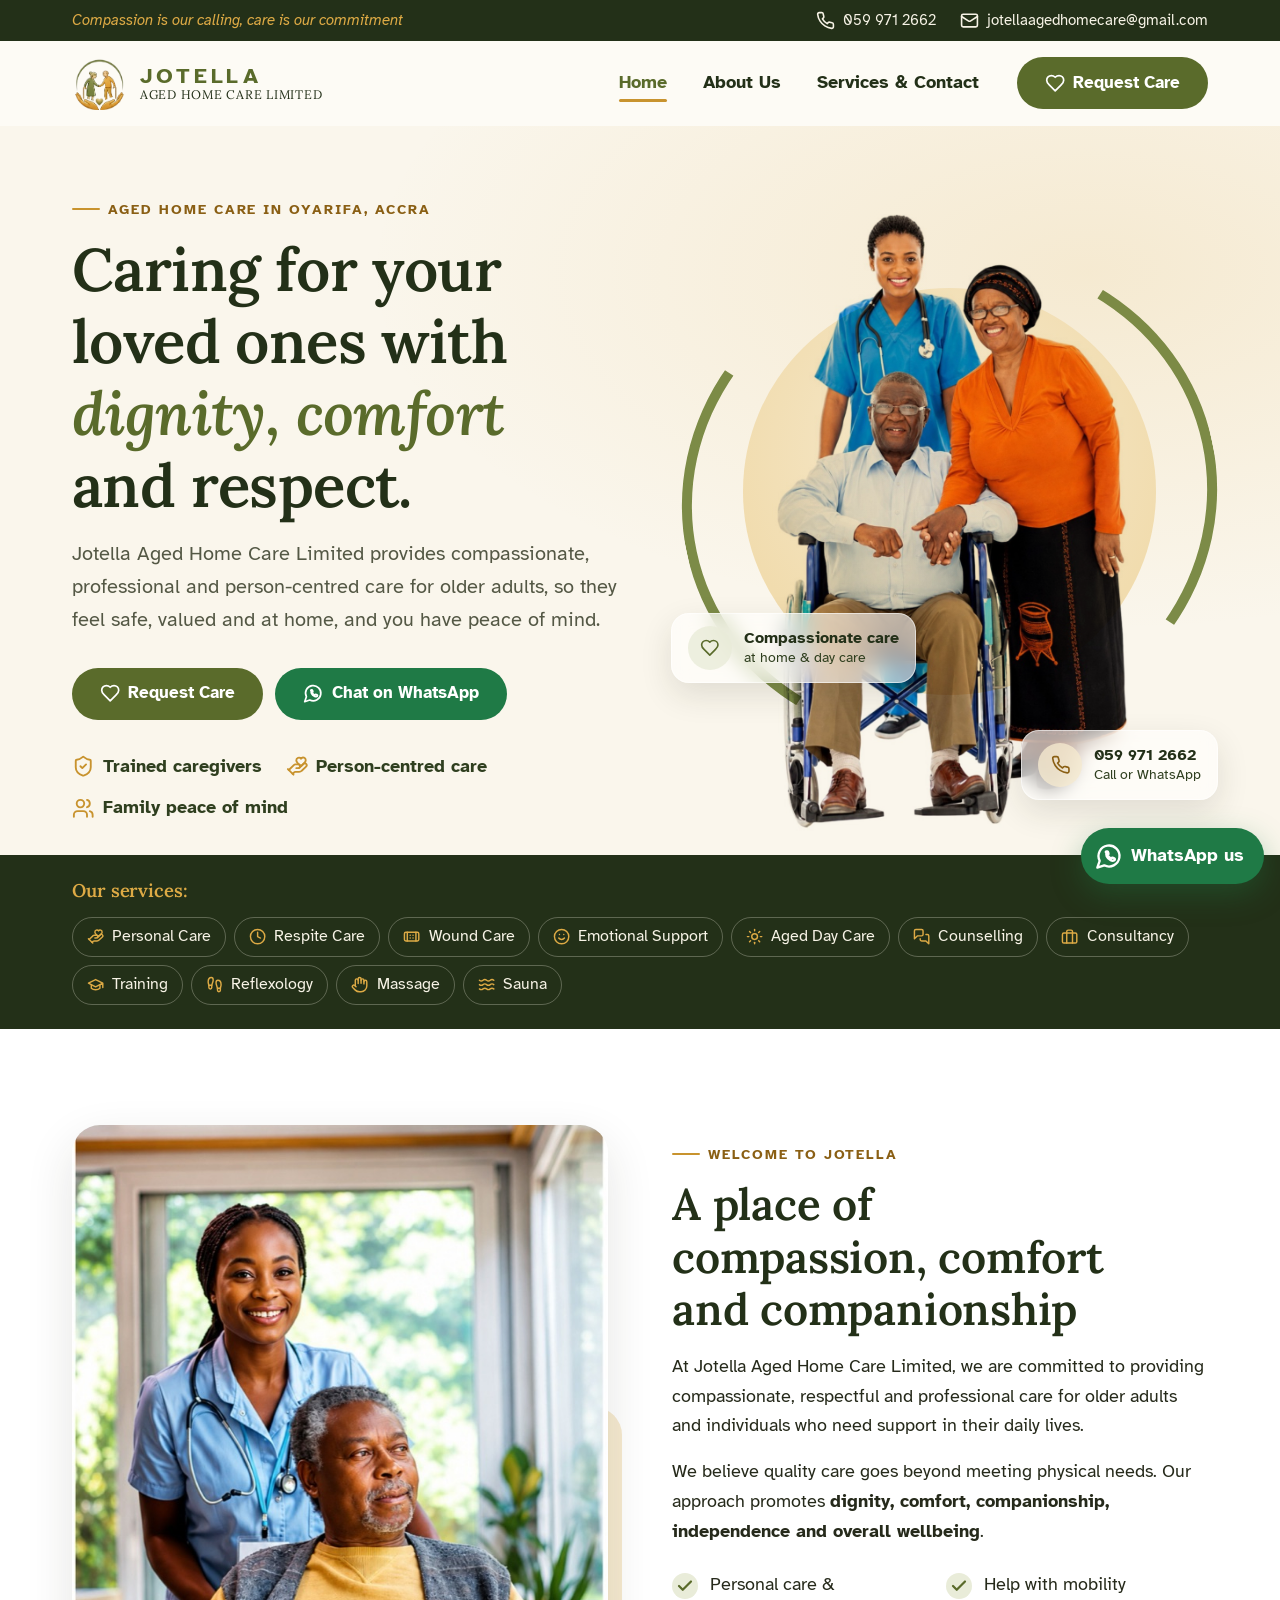
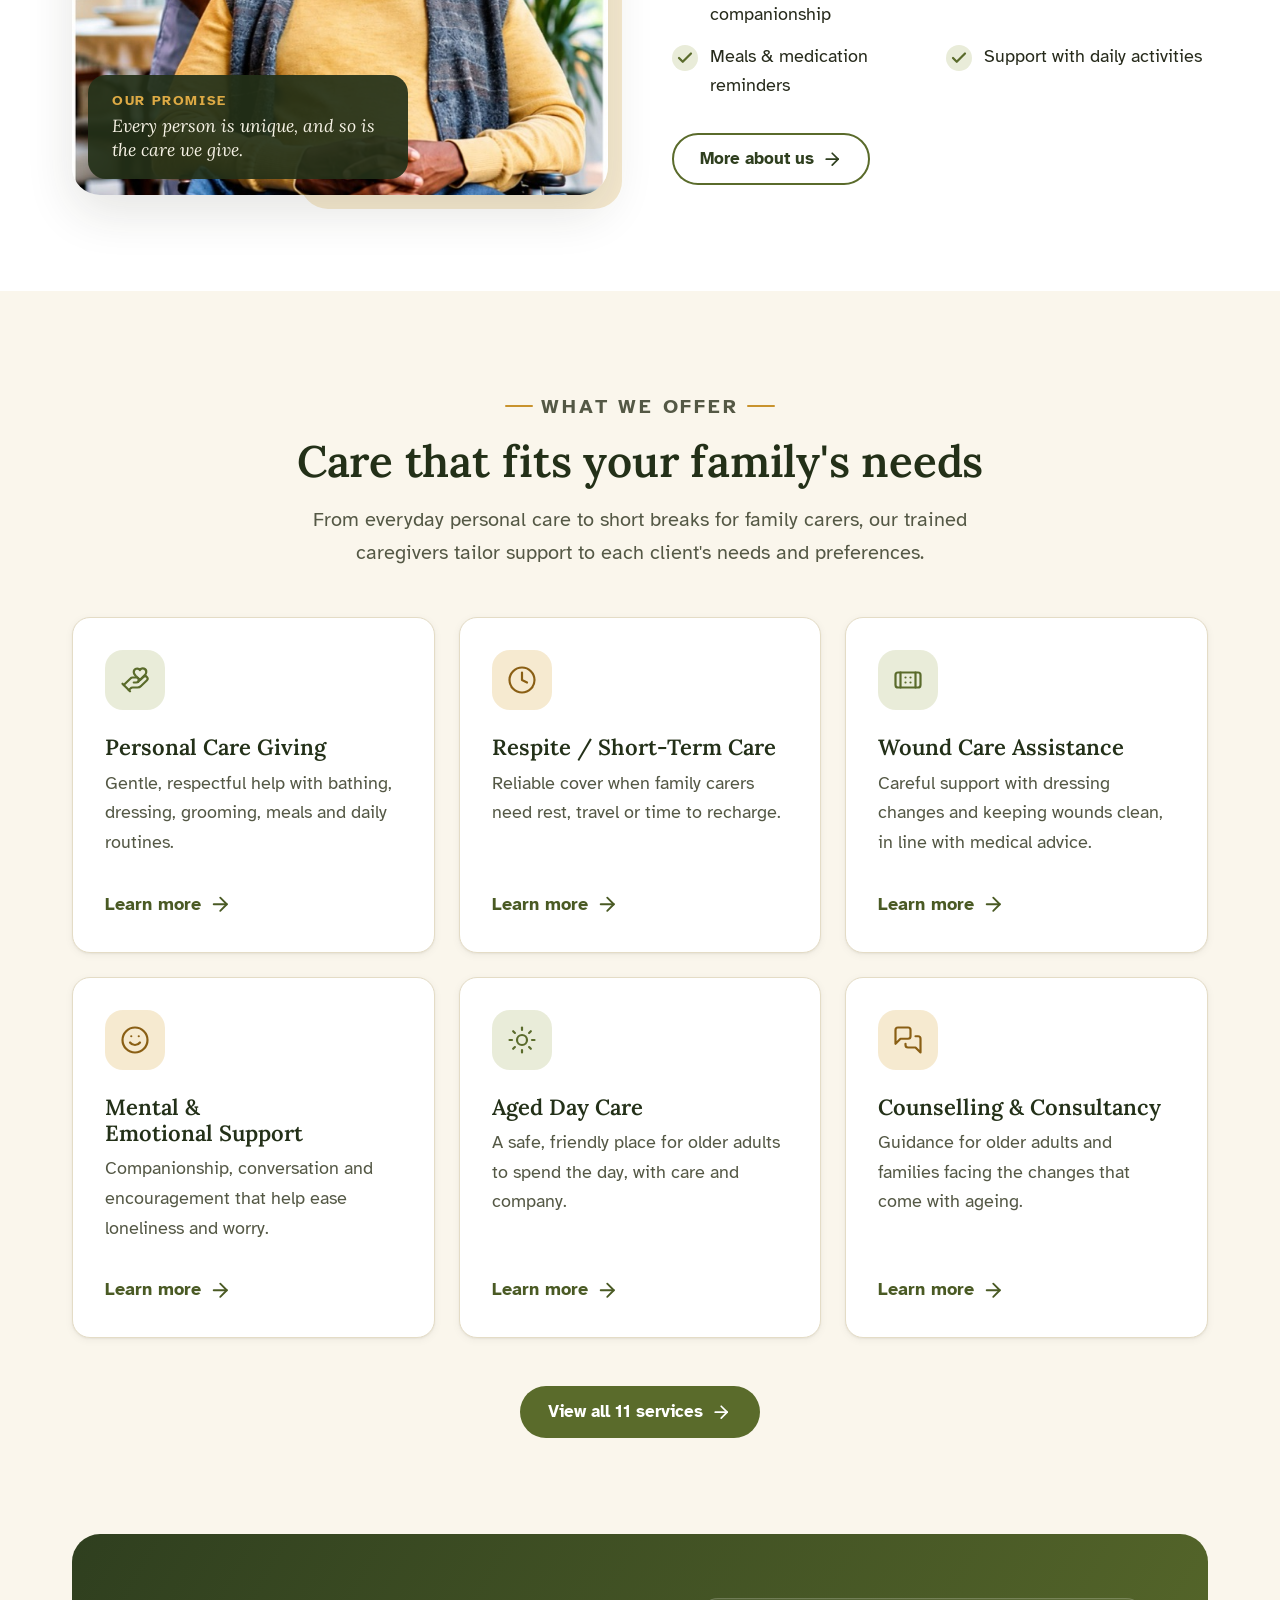
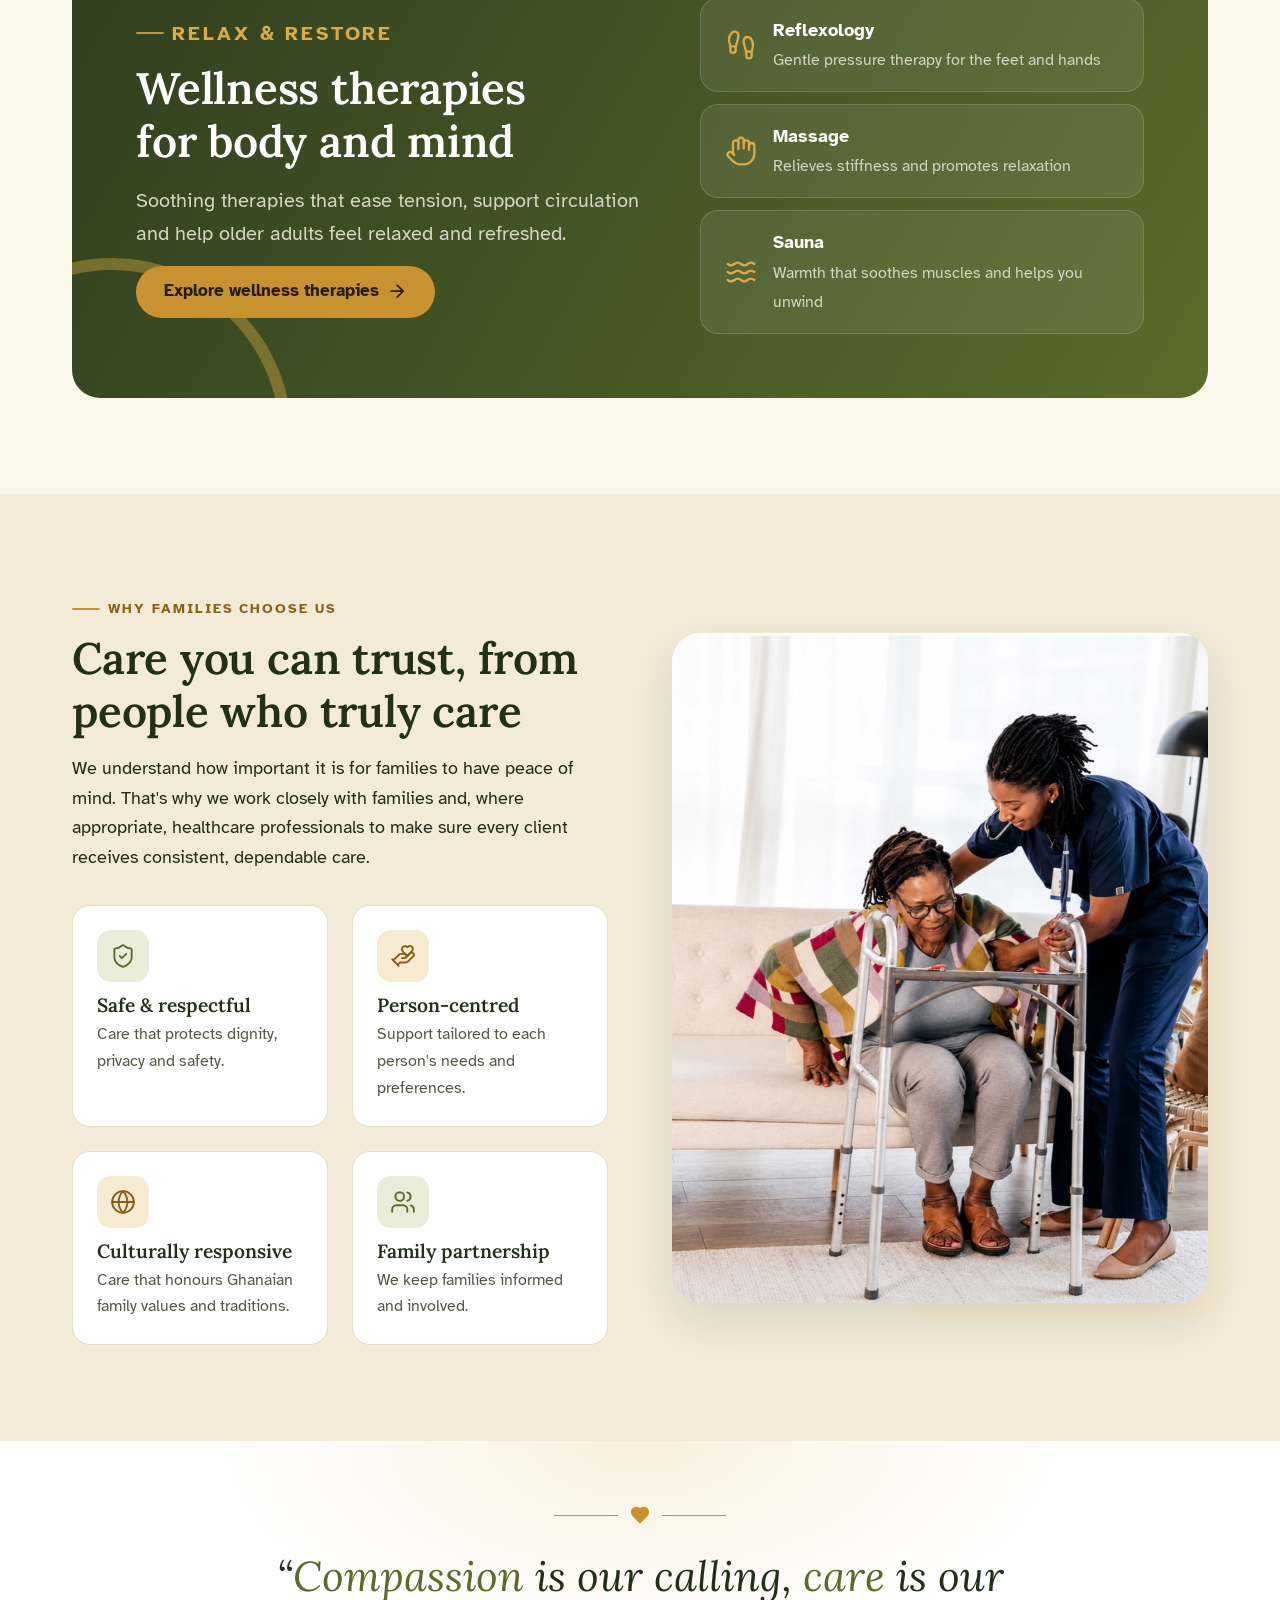
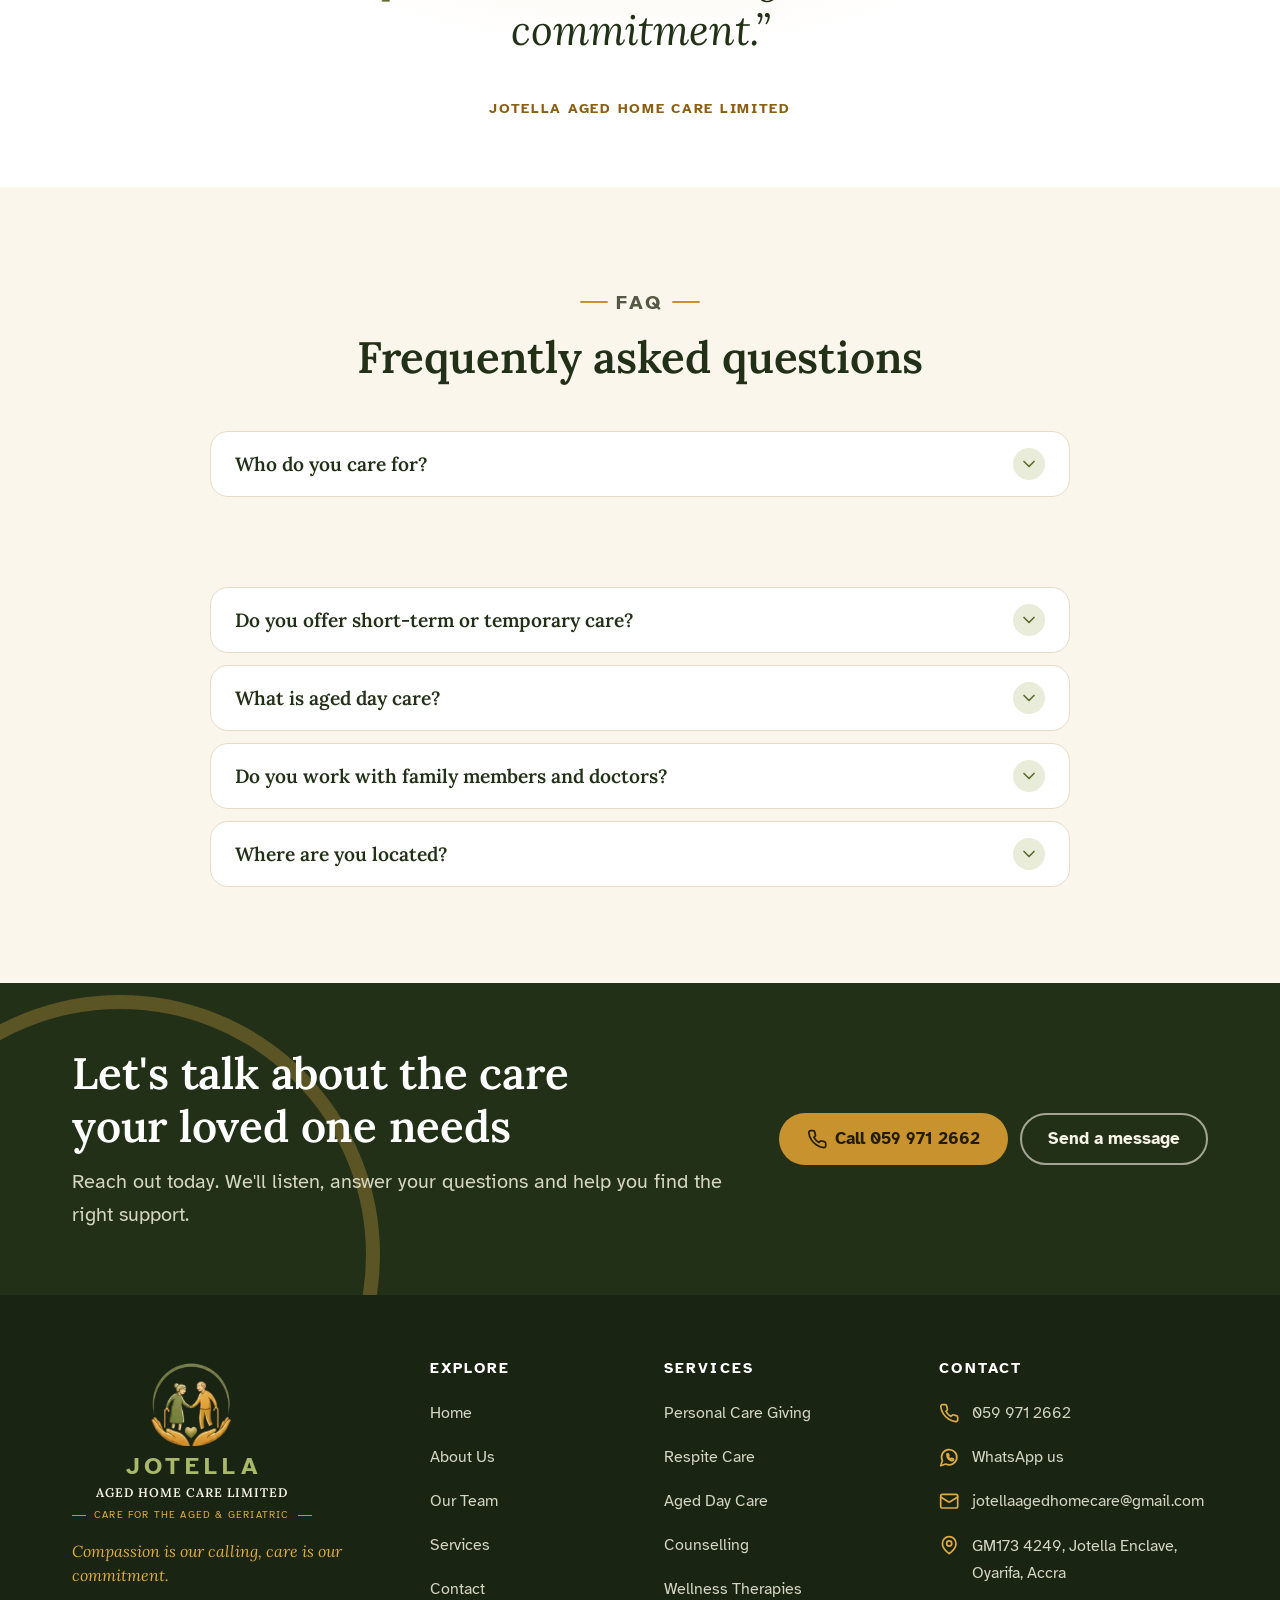
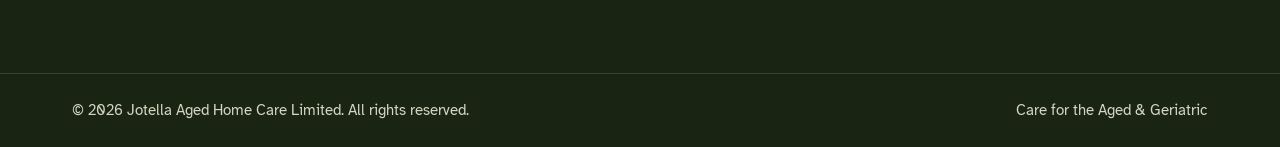
<file: index.html>
<!doctype html>
<html lang="en-GH">
<head>
  <meta charset="utf-8">
  <meta name="viewport" content="width=device-width, initial-scale=1">
  <title>Jotella Aged Home Care Limited | Compassionate Elderly Care in Oyarifa, Accra</title>
  <meta name="description" content="Jotella Aged Home Care Limited provides compassionate, person-centred care for older adults in Oyarifa, Accra: personal care, respite care, wound care, aged day care, counselling and wellness therapies.">
  <meta name="theme-color" content="#233018">
  <meta property="og:title" content="Jotella Aged Home Care Limited">
  <meta property="og:description" content="Compassion is our calling, care is our commitment. Dignified aged home care in Oyarifa, Accra.">
  <meta property="og:image" content="https://jotellaagedhomecare.com/assets/img/logo.png">
  <meta property="og:type" content="website">
  <link rel="canonical" href="https://jotellaagedhomecare.com/">
  <meta property="og:url" content="https://jotellaagedhomecare.com/">
  <link rel="icon" type="image/png" href="assets/img/favicon.png">
  <link rel="apple-touch-icon" href="assets/img/favicon.png">
  <link rel="preconnect" href="https://fonts.googleapis.com">
  <link rel="preconnect" href="https://fonts.gstatic.com" crossorigin>
  <link href="https://fonts.googleapis.com/css2?family=Atkinson+Hyperlegible:ital,wght@0,400;0,700;1,400&family=Lora:ital,wght@0,500;0,600;0,700;1,500;1,600&display=swap" rel="stylesheet">
  <link rel="stylesheet" href="assets/css/styles.css">
  <link rel="preload" as="image" href="assets/img/hero-family.jpg">
  <script type="application/ld+json">
  {
    "@context": "https://schema.org",
    "@type": "LocalBusiness",
    "name": "Jotella Aged Home Care Limited",
    "slogan": "Compassion is our calling, care is our commitment",
    "telephone": "+233599712662",
    "email": "jotellaagedhomecare@gmail.com",
    "url": "https://jotellaagedhomecare.com/",
    "logo": "https://jotellaagedhomecare.com/assets/img/logo.png",
    "address": {
      "@type": "PostalAddress",
      "streetAddress": "GM173 4249, Jotella Enclave",
      "addressLocality": "Oyarifa, Accra",
      "addressCountry": "GH"
    }
  }
  </script>
</head>
<body>
  <a class="skip-link" href="#main">Skip to main content</a>

  <div class="topbar">
    <div class="container">
      <p class="topbar__motto" style="margin:0">Compassion is our calling, care is our commitment</p>
      <div class="topbar__links">
        <a href="tel:+233599712662"><i data-icon="phone"></i> 059 971 2662</a>
        <a class="topbar__email" href="mailto:jotellaagedhomecare@gmail.com"><i data-icon="mail"></i> jotellaagedhomecare@gmail.com</a>
      </div>
    </div>
  </div>

  <header class="site-header">
    <div class="container">
      <a class="brand" href="index.html" aria-label="Jotella Aged Home Care, home">
        <img src="assets/img/logo-mark.png" alt="" width="58" height="55">
        <span class="brand__text">
          <span class="brand__name">JOTELLA</span>
          <span class="brand__sub">Aged Home Care Limited</span>
        </span>
      </a>
      <button class="nav-toggle" type="button" aria-expanded="false" aria-controls="site-nav" aria-label="Open menu">
        <i data-icon="menu" class="icon--open"></i>
        <i data-icon="x" class="icon--close"></i>
      </button>
      <nav class="nav" id="site-nav" aria-label="Main">
        <ul class="nav__list">
          <li><a class="nav__link" href="index.html" aria-current="page">Home</a></li>
          <li><a class="nav__link" href="about.html">About Us</a></li>
          <li><a class="nav__link" href="services.html">Services &amp; Contact</a></li>
        </ul>
        <a class="btn btn--primary" href="services.html#contact"><i data-icon="heart"></i> Request Care</a>
      </nav>
    </div>
  </header>

  <main id="main">
    <!-- ============ HERO ============ -->
    <section class="hero" aria-labelledby="hero-title">
      <div class="container">
        <div class="hero__content">
          <p class="eyebrow">Aged home care in Oyarifa, Accra</p>
          <h1 id="hero-title">Caring for your loved ones with <span>dignity, comfort</span> and respect.</h1>
          <p class="hero__lead">Jotella Aged Home Care Limited provides compassionate, professional and person-centred care for older adults, so they feel safe, valued and at home, and you have peace of mind.</p>
          <div class="hero__actions">
            <a class="btn btn--primary" href="services.html#contact"><i data-icon="heart"></i> Request Care</a>
            <a class="btn btn--whatsapp" href="https://wa.me/233599712662?text=Hello%20Jotella%2C%20I%27d%20like%20to%20ask%20about%20your%20care%20services." target="_blank" rel="noopener"><i data-icon="whatsapp"></i> Chat on WhatsApp</a>
          </div>
          <ul class="hero__assurances">
            <li><i data-icon="shield-check"></i> Trained caregivers</li>
            <li><i data-icon="hand-heart"></i> Person-centred care</li>
            <li><i data-icon="users"></i> Family peace of mind</li>
          </ul>
        </div>

        <div class="hero__visual">
          <span class="hero__sun" aria-hidden="true"></span>
          <span class="hero__arc" aria-hidden="true"></span>
          <img class="hero__img" src="assets/img/hero-family.jpg" width="809" height="1400"
               alt="A smiling caregiver standing behind an elderly man in a wheelchair, who is holding hands with his wife">
          <div class="hero__badge hero__badge--a" aria-hidden="true">
            <span class="hero__badge-icon"><i data-icon="heart"></i></span>
            <span>Compassionate care<small>at home &amp; day care</small></span>
          </div>
          <div class="hero__badge hero__badge--b" aria-hidden="true">
            <span class="hero__badge-icon"><i data-icon="phone"></i></span>
            <span>059 971 2662<small>Call or WhatsApp</small></span>
          </div>
        </div>
      </div>
    </section>

    <!-- ============ SERVICE CHIP STRIP ============ -->
    <section class="chip-strip" aria-labelledby="chip-title">
      <div class="container">
        <h2 class="chip-strip__title" id="chip-title">Our services:</h2>
        <ul class="chip-list">
          <li><a href="services.html#personal-care"><i data-icon="hand-heart"></i> Personal Care</a></li>
          <li><a href="services.html#respite-care"><i data-icon="clock"></i> Respite Care</a></li>
          <li><a href="services.html#wound-care"><i data-icon="bandage"></i> Wound Care</a></li>
          <li><a href="services.html#emotional-support"><i data-icon="smile"></i> Emotional Support</a></li>
          <li><a href="services.html#day-care"><i data-icon="sun"></i> Aged Day Care</a></li>
          <li><a href="services.html#counselling"><i data-icon="messages"></i> Counselling</a></li>
          <li><a href="services.html#consultancy"><i data-icon="briefcase"></i> Consultancy</a></li>
          <li><a href="services.html#training"><i data-icon="graduation-cap"></i> Training</a></li>
          <li><a href="services.html#reflexology"><i data-icon="footprints"></i> Reflexology</a></li>
          <li><a href="services.html#massage"><i data-icon="hand"></i> Massage</a></li>
          <li><a href="services.html#sauna"><i data-icon="waves"></i> Sauna</a></li>
        </ul>
      </div>
    </section>

    <!-- ============ WELCOME ============ -->
    <section class="section section--white" aria-labelledby="welcome-title">
      <div class="container split">
        <div class="split__media reveal">
          <img class="tall" src="assets/img/caregiver-gentleman.jpg" width="682" height="1200" loading="lazy"
               alt="A caregiver in light blue scrubs smiling beside an elderly gentleman seated in a bright room">
          <p class="split__note"><strong>Our promise</strong>Every person is unique, and so is the care we give.</p>
        </div>
        <div class="reveal">
          <p class="eyebrow">Welcome to Jotella</p>
          <h2 id="welcome-title">A place of compassion, comfort and companionship</h2>
          <p>At Jotella Aged Home Care Limited, we are committed to providing compassionate, respectful and professional care for older adults and individuals who need support in their daily lives.</p>
          <p>We believe quality care goes beyond meeting physical needs. Our approach promotes <strong>dignity, comfort, companionship, independence and overall wellbeing</strong>.</p>
          <ul class="check-list check-list--2">
            <li><i data-icon="check"></i> Personal care &amp; companionship</li>
            <li><i data-icon="check"></i> Help with mobility</li>
            <li><i data-icon="check"></i> Meals &amp; medication reminders</li>
            <li><i data-icon="check"></i> Support with daily activities</li>
          </ul>
          <a class="btn btn--outline" href="about.html">More about us <i data-icon="arrow-right"></i></a>
        </div>
      </div>
    </section>

    <!-- ============ SERVICES ============ -->
    <section class="section" aria-labelledby="services-title">
      <div class="container">
        <div class="section-head section-head--center reveal">
          <p class="eyebrow">What we offer</p>
          <h2 id="services-title">Care that fits your family's needs</h2>
          <p>From everyday personal care to short breaks for family carers, our trained caregivers tailor support to each client's needs and preferences.</p>
        </div>

        <div class="grid grid--3">
          <article class="card card--link reveal">
            <span class="card__icon"><i data-icon="hand-heart"></i></span>
            <h3>Personal Care Giving</h3>
            <p>Gentle, respectful help with bathing, dressing, grooming, meals and daily routines.</p>
            <a class="link-arrow stretched" href="services.html#personal-care">Learn more <span class="visually-hidden">about personal care giving</span><i data-icon="arrow-right"></i></a>
          </article>
          <article class="card card--link reveal">
            <span class="card__icon card__icon--gold"><i data-icon="clock"></i></span>
            <h3>Respite / Short-Term Care</h3>
            <p>Reliable cover when family carers need rest, travel or time to recharge.</p>
            <a class="link-arrow stretched" href="services.html#respite-care">Learn more <span class="visually-hidden">about respite care</span><i data-icon="arrow-right"></i></a>
          </article>
          <article class="card card--link reveal">
            <span class="card__icon"><i data-icon="bandage"></i></span>
            <h3>Wound Care Assistance</h3>
            <p>Careful support with dressing changes and keeping wounds clean, in line with medical advice.</p>
            <a class="link-arrow stretched" href="services.html#wound-care">Learn more <span class="visually-hidden">about wound care assistance</span><i data-icon="arrow-right"></i></a>
          </article>
          <article class="card card--link reveal">
            <span class="card__icon card__icon--gold"><i data-icon="smile"></i></span>
            <h3>Mental &amp; Emotional Support</h3>
            <p>Companionship, conversation and encouragement that help ease loneliness and worry.</p>
            <a class="link-arrow stretched" href="services.html#emotional-support">Learn more <span class="visually-hidden">about mental and emotional support</span><i data-icon="arrow-right"></i></a>
          </article>
          <article class="card card--link reveal">
            <span class="card__icon"><i data-icon="sun"></i></span>
            <h3>Aged Day Care</h3>
            <p>A safe, friendly place for older adults to spend the day, with care and company.</p>
            <a class="link-arrow stretched" href="services.html#day-care">Learn more <span class="visually-hidden">about aged day care</span><i data-icon="arrow-right"></i></a>
          </article>
          <article class="card card--link reveal">
            <span class="card__icon card__icon--gold"><i data-icon="messages"></i></span>
            <h3>Counselling &amp; Consultancy</h3>
            <p>Guidance for older adults and families facing the changes that come with ageing.</p>
            <a class="link-arrow stretched" href="services.html#counselling">Learn more <span class="visually-hidden">about counselling and consultancy</span><i data-icon="arrow-right"></i></a>
          </article>
        </div>

        <p style="text-align:center;margin-top:var(--space-7)">
          <a class="btn btn--primary" href="services.html">View all 11 services <i data-icon="arrow-right"></i></a>
        </p>
      </div>
    </section>

    <!-- ============ WELLNESS PROMO ============ -->
    <section class="section section--white" aria-labelledby="wellness-title" style="padding-top:0;background:var(--color-bg)">
      <div class="container">
        <div class="promo reveal">
          <div>
            <p class="eyebrow">Relax &amp; restore</p>
            <h2 id="wellness-title">Wellness therapies for body and mind</h2>
            <p>Soothing therapies that ease tension, support circulation and help older adults feel relaxed and refreshed.</p>
            <a class="btn btn--accent" href="services.html#wellness">Explore wellness therapies <i data-icon="arrow-right"></i></a>
          </div>
          <ul class="promo__items">
            <li><i data-icon="footprints"></i><div><strong>Reflexology</strong><span>Gentle pressure therapy for the feet and hands</span></div></li>
            <li><i data-icon="hand"></i><div><strong>Massage</strong><span>Relieves stiffness and promotes relaxation</span></div></li>
            <li><i data-icon="waves"></i><div><strong>Sauna</strong><span>Warmth that soothes muscles and helps you unwind</span></div></li>
          </ul>
        </div>
      </div>
    </section>

    <!-- ============ WHY JOTELLA ============ -->
    <section class="section section--alt" aria-labelledby="why-title">
      <div class="container split split--reverse">
        <div class="split__media reveal">
          <img class="tall" src="assets/img/mobility-support.jpg" width="1197" height="1200" loading="lazy"
               alt="A caregiver helping an elderly woman stand up safely with a walking frame in her living room">
        </div>
        <div class="reveal">
          <p class="eyebrow">Why families choose us</p>
          <h2 id="why-title">Care you can trust, from people who truly care</h2>
          <p>We understand how important it is for families to have peace of mind. That's why we work closely with families and, where appropriate, healthcare professionals to make sure every client receives consistent, dependable care.</p>
          <div class="grid grid--2" style="margin-top:var(--space-6)">
            <div class="value value--stack">
              <span class="card__icon"><i data-icon="shield-check"></i></span>
              <div><h3>Safe &amp; respectful</h3><p>Care that protects dignity, privacy and safety.</p></div>
            </div>
            <div class="value value--stack">
              <span class="card__icon card__icon--gold"><i data-icon="hand-heart"></i></span>
              <div><h3>Person-centred</h3><p>Support tailored to each person's needs and preferences.</p></div>
            </div>
            <div class="value value--stack">
              <span class="card__icon card__icon--gold"><i data-icon="globe"></i></span>
              <div><h3>Culturally responsive</h3><p>Care that honours Ghanaian family values and traditions.</p></div>
            </div>
            <div class="value value--stack">
              <span class="card__icon"><i data-icon="users"></i></span>
              <div><h3>Family partnership</h3><p>We keep families informed and involved.</p></div>
            </div>
          </div>
        </div>
      </div>
    </section>

    <!-- ============ MOTTO ============ -->
    <section class="motto" aria-label="Our motto">
      <div class="container">
        <div class="heart-divider" aria-hidden="true"><i data-icon="heart"></i></div>
        <blockquote class="reveal">
          <p>&ldquo;<em>Compassion</em> is our calling, <em>care</em> is our commitment.&rdquo;</p>
          <cite>Jotella Aged Home Care Limited</cite>
        </blockquote>
      </div>
    </section>

    <!-- ============ FAQ ============ -->
    <section class="section" aria-labelledby="faq-title">
      <div class="container">
        <div class="section-head section-head--center reveal">
          <p class="eyebrow">FAQ</p>
          <h2 id="faq-title">Frequently asked questions</h2>
        </div>
        <div class="faq">
          <details class="reveal">
            <summary>Who do you care for? <i data-icon="chevron-down"></i></summary>
            <div class="faq__body"><p>We care for older adults and anyone who needs support with daily living, whether that's help with personal care, mobility, meals, medication reminders or simply companionship.</p></div>
          </details>
          <details class="reveal">
            <summary>How do we get started? <i data-icon="chevron-down"></i></summary>
            <div class="faq__body"><p>Call or WhatsApp us on <a href="tel:+233599712662">059 971 2662</a>, or fill in our <a href="services.html#contact">contact form</a>. We'll talk with you about your loved one's needs and preferences and agree a care plan that suits your family.</p></div>
          </details>
          <details class="reveal">
            <summary>Do you offer short-term or temporary care? <i data-icon="chevron-down"></i></summary>
            <div class="faq__body"><p>Yes. Our respite and short-term caregiving gives family carers a break, whether for a few days, while travelling or during recovery after a hospital stay.</p></div>
          </details>
          <details class="reveal">
            <summary>What is aged day care? <i data-icon="chevron-down"></i></summary>
            <div class="faq__body"><p>Aged day care is a safe, friendly setting where older adults can spend the day with company and supervision, then return home in the evening. It's ideal for families who work during the day.</p></div>
          </details>
          <details class="reveal">
            <summary>Do you work with family members and doctors? <i data-icon="chevron-down"></i></summary>
            <div class="faq__body"><p>Yes. We work closely with families and, where appropriate, with healthcare professionals so that every client receives consistent, dependable care.</p></div>
          </details>
          <details class="reveal">
            <summary>Where are you located? <i data-icon="chevron-down"></i></summary>
            <div class="faq__body"><p>We're at GM173 4249, Jotella Enclave, Oyarifa, Accra. See the <a href="services.html#contact">map and directions</a>.</p></div>
          </details>
        </div>
      </div>
    </section>

    <!-- ============ CTA ============ -->
    <section class="cta-band" aria-labelledby="cta-title">
      <div class="container">
        <div>
          <h2 id="cta-title">Let's talk about the care your loved one needs</h2>
          <p>Reach out today. We'll listen, answer your questions and help you find the right support.</p>
        </div>
        <div class="cta-band__actions">
          <a class="btn btn--accent" href="tel:+233599712662"><i data-icon="phone"></i> Call 059 971 2662</a>
          <a class="btn btn--ghost-light" href="services.html#contact">Send a message</a>
        </div>
      </div>
    </section>
  </main>

  <footer class="site-footer">
    <div class="container footer-grid">
      <div>
        <a class="footer-logo" href="index.html" aria-label="Jotella Aged Home Care Limited, home">
          <img src="assets/img/logo-mark.png" alt="" width="92" height="87" loading="lazy">
          <span class="footer-logo__name">JOTELLA</span>
          <span class="footer-logo__sub">Aged Home Care Limited</span>
          <span class="footer-logo__tag"><span>Care for the Aged &amp; Geriatric</span></span>
        </a>
        <p class="footer-motto">Compassion is our calling, care is our commitment.</p>
      </div>
      <div>
        <h2>Explore</h2>
        <ul class="footer-links">
          <li><a href="index.html">Home</a></li>
          <li><a href="about.html">About Us</a></li>
          <li><a href="about.html#team">Our Team</a></li>
          <li><a href="services.html">Services</a></li>
          <li><a href="services.html#contact">Contact</a></li>
        </ul>
      </div>
      <div>
        <h2>Services</h2>
        <ul class="footer-links">
          <li><a href="services.html#personal-care">Personal Care Giving</a></li>
          <li><a href="services.html#respite-care">Respite Care</a></li>
          <li><a href="services.html#day-care">Aged Day Care</a></li>
          <li><a href="services.html#counselling">Counselling</a></li>
          <li><a href="services.html#wellness">Wellness Therapies</a></li>
        </ul>
      </div>
      <div>
        <h2>Contact</h2>
        <ul class="footer-links footer-contact">
          <li><i data-icon="phone"></i><a href="tel:+233599712662">059 971 2662</a></li>
          <li><i data-icon="whatsapp"></i><a href="https://wa.me/233599712662" target="_blank" rel="noopener">WhatsApp us</a></li>
          <li><i data-icon="mail"></i><a href="mailto:jotellaagedhomecare@gmail.com">jotellaagedhomecare@<wbr>gmail.com</a></li>
          <li><i data-icon="map-pin"></i><span style="padding-top:8px">GM173 4249, Jotella Enclave, Oyarifa, Accra</span></li>
        </ul>
      </div>
    </div>
    <div class="footer-bottom">
      <div class="container">
        <p style="margin:0">&copy; <span data-year>2026</span> Jotella Aged Home Care Limited. All rights reserved.</p>
        <p style="margin:0">Care for the Aged &amp; Geriatric</p>
      </div>
    </div>
  </footer>

  <a class="wa-float" href="https://wa.me/233599712662?text=Hello%20Jotella%2C%20I%27d%20like%20to%20ask%20about%20your%20care%20services." target="_blank" rel="noopener" aria-label="Chat with us on WhatsApp">
    <i data-icon="whatsapp"></i><span>WhatsApp us</span>
  </a>

  <script src="assets/js/main.js" defer></script>
</body>
</html>
</file>
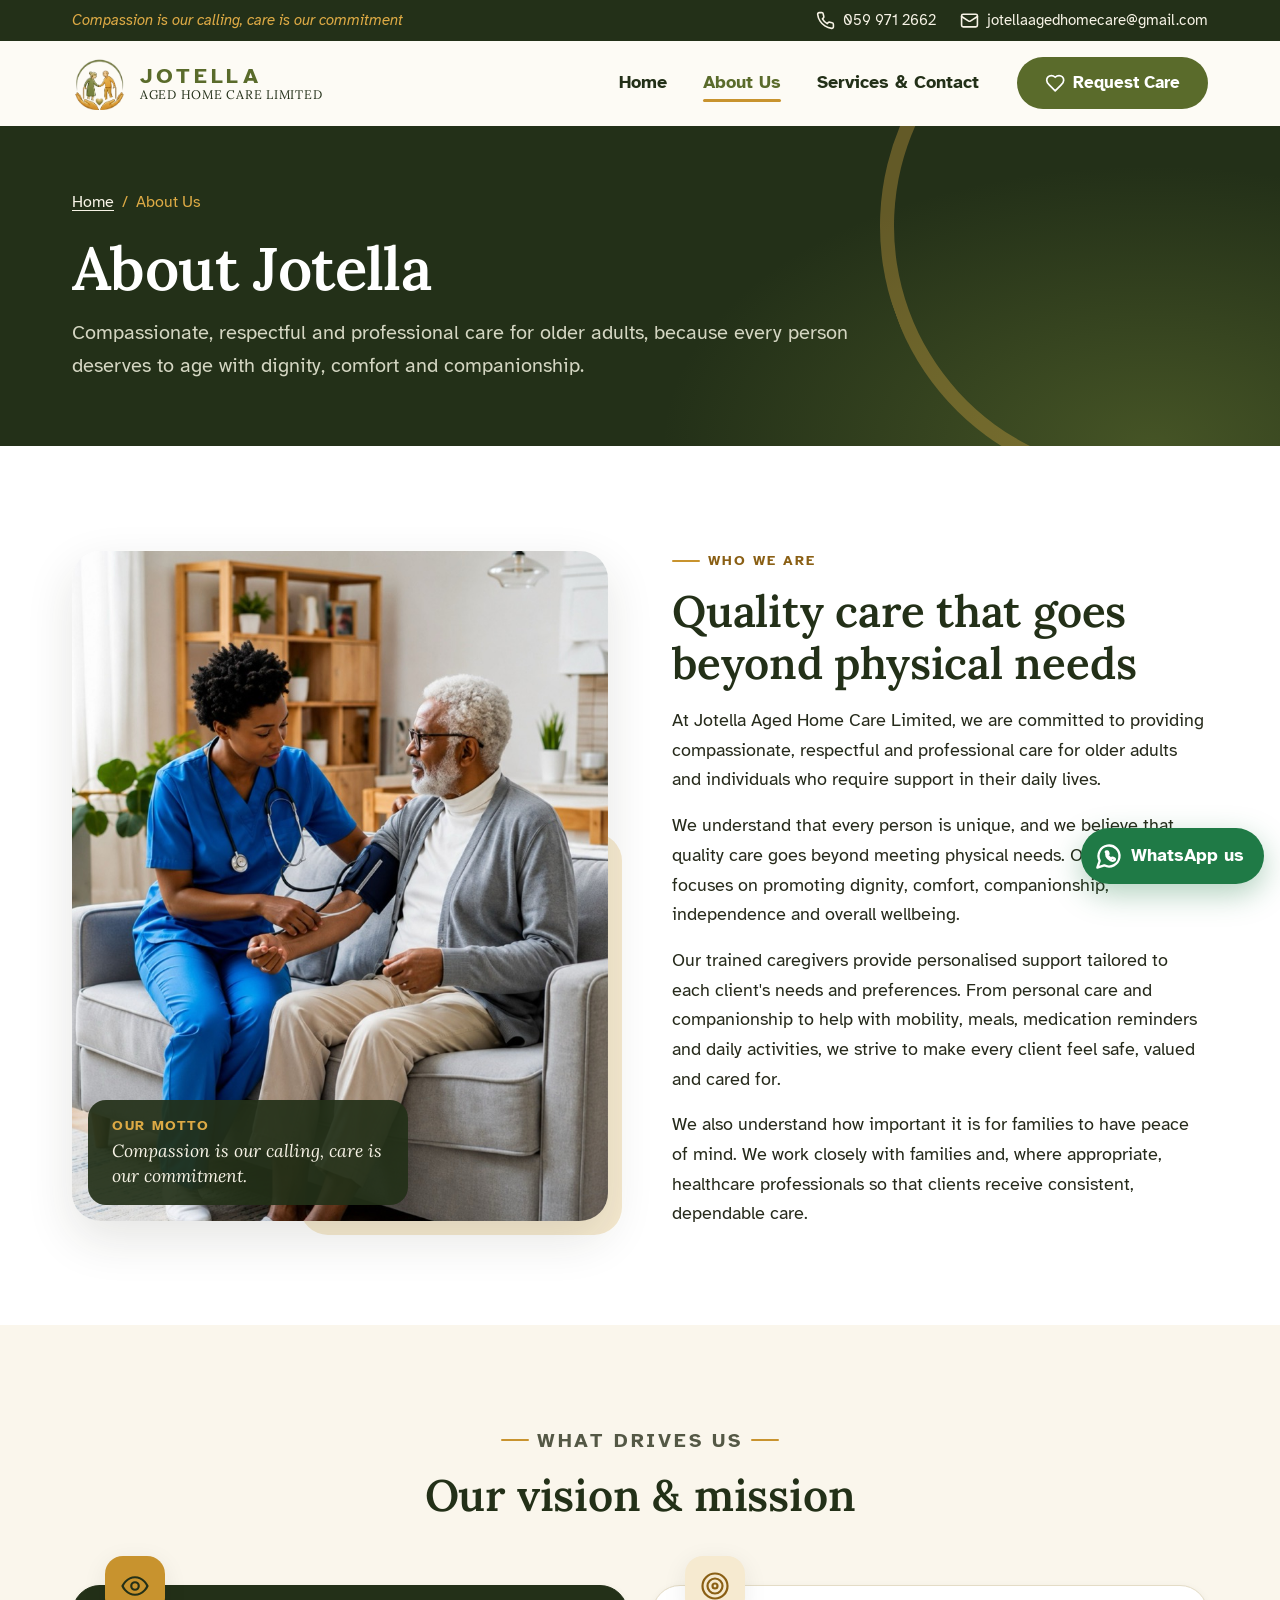
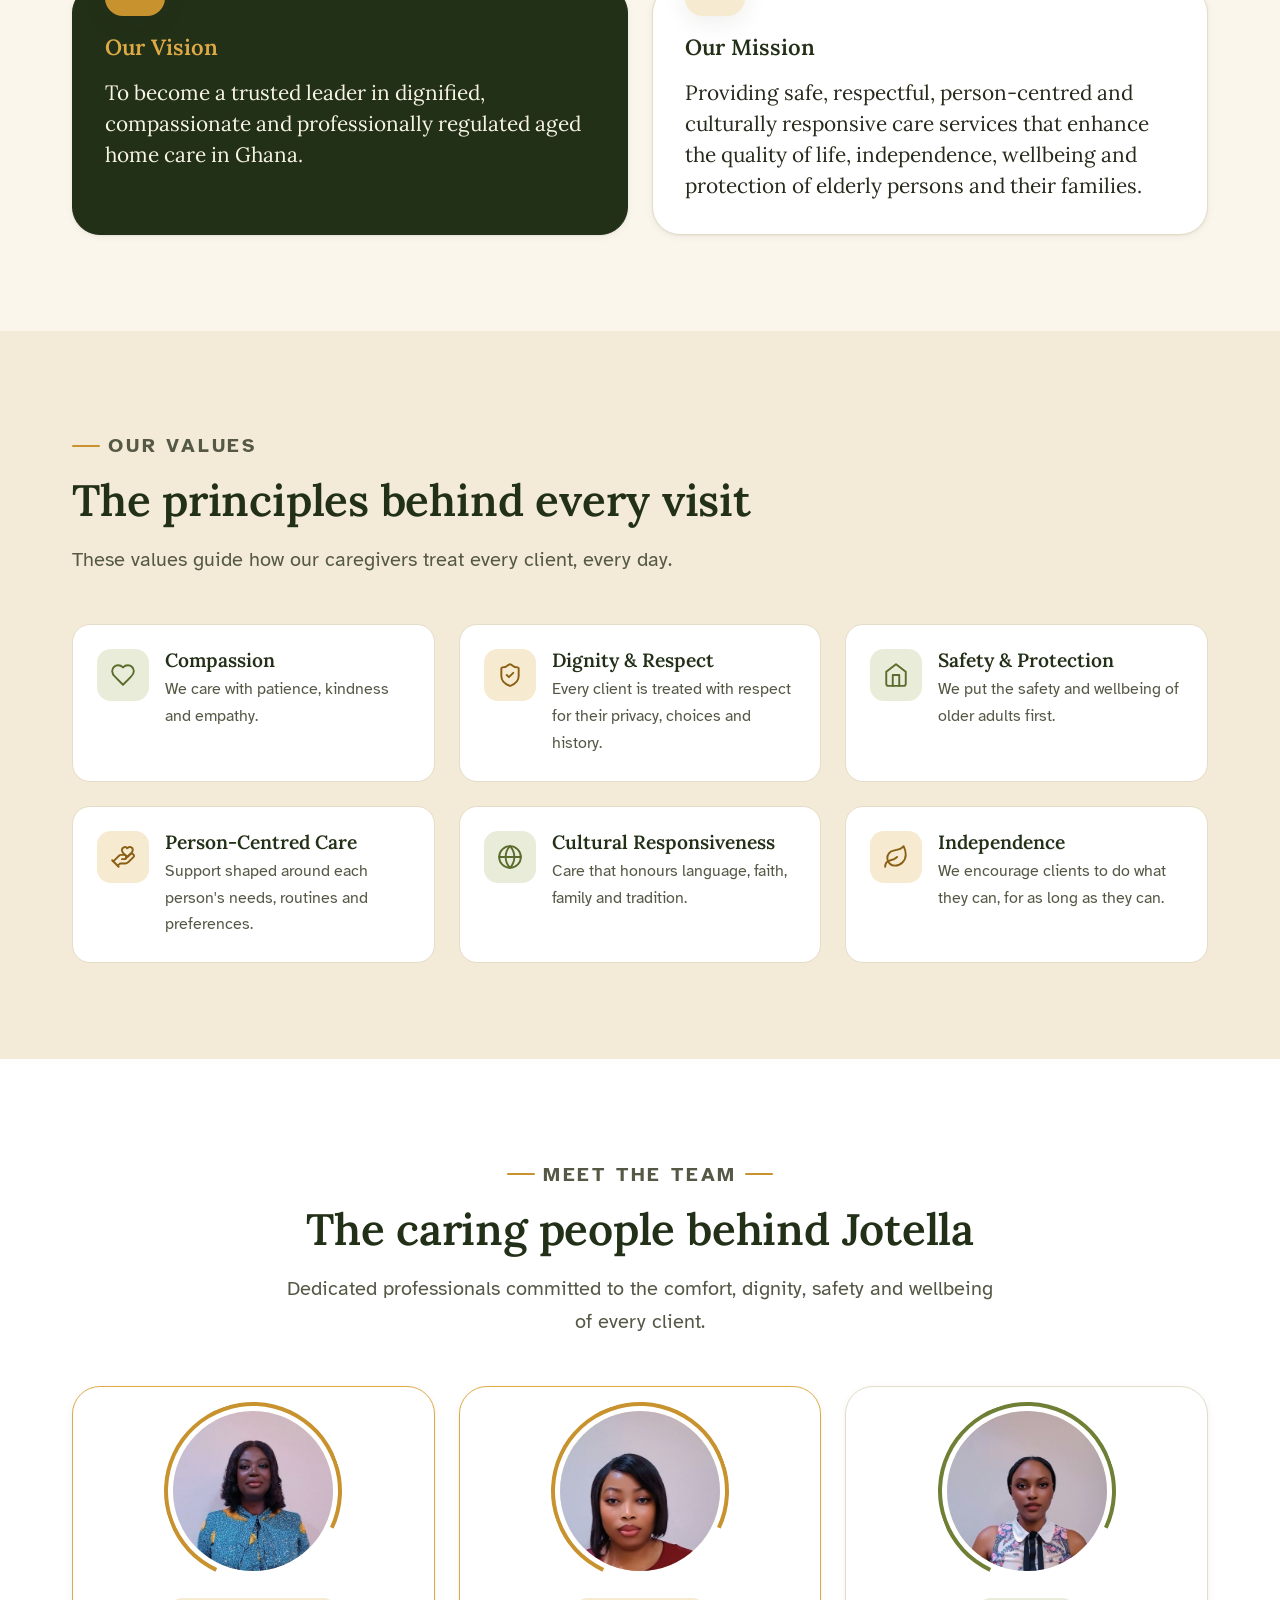
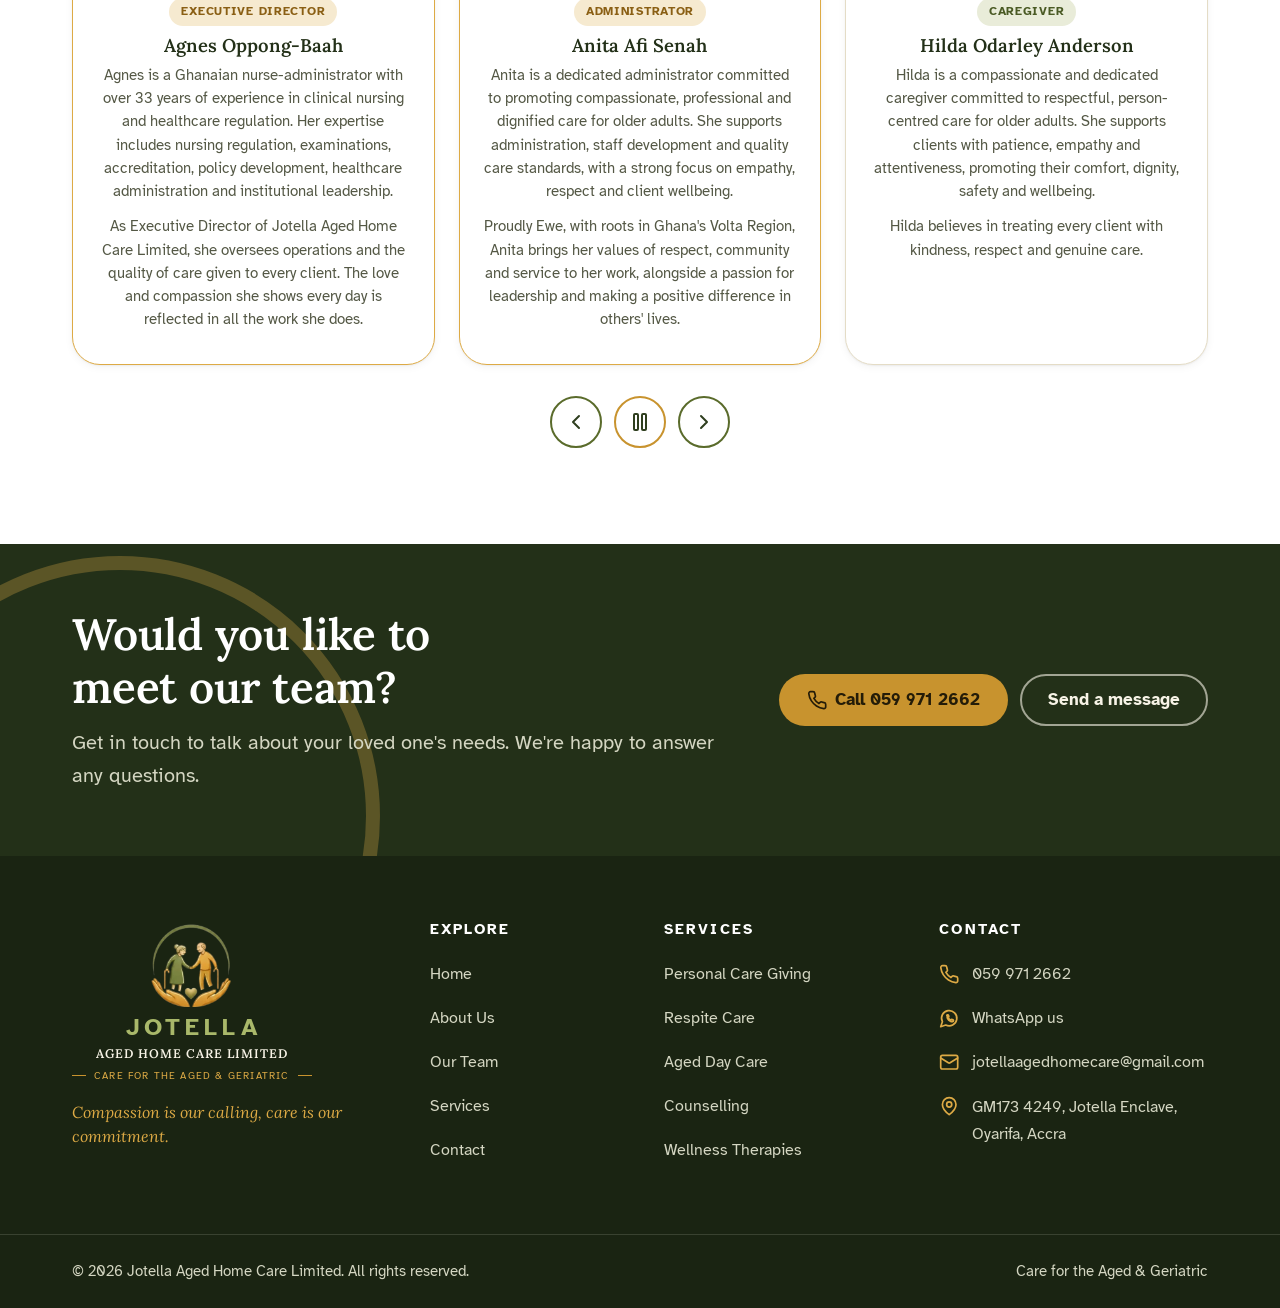
<file: about.html>
<!doctype html>
<html lang="en-GH">
<head>
  <meta charset="utf-8">
  <meta name="viewport" content="width=device-width, initial-scale=1">
  <title>About Us | Jotella Aged Home Care Limited, Oyarifa, Accra</title>
  <meta name="description" content="Meet Jotella Aged Home Care Limited: our story, vision, mission, values and the caring team supporting older adults in Oyarifa, Accra.">
  <meta name="theme-color" content="#233018">
  <meta property="og:title" content="Jotella Aged Home Care Limited">
  <meta property="og:description" content="Compassion is our calling, care is our commitment. Dignified aged home care in Oyarifa, Accra.">
  <meta property="og:image" content="https://jotellaagedhomecare.com/assets/img/logo.png">
  <meta property="og:type" content="website">
  <link rel="canonical" href="https://jotellaagedhomecare.com/about.html">
  <meta property="og:url" content="https://jotellaagedhomecare.com/about.html">
  <link rel="icon" type="image/png" href="assets/img/favicon.png">
  <link rel="apple-touch-icon" href="assets/img/favicon.png">
  <link rel="preconnect" href="https://fonts.googleapis.com">
  <link rel="preconnect" href="https://fonts.gstatic.com" crossorigin>
  <link href="https://fonts.googleapis.com/css2?family=Atkinson+Hyperlegible:ital,wght@0,400;0,700;1,400&family=Lora:ital,wght@0,500;0,600;0,700;1,500;1,600&display=swap" rel="stylesheet">
  <link rel="stylesheet" href="assets/css/styles.css">
</head>
<body>
  <a class="skip-link" href="#main">Skip to main content</a>

  <div class="topbar">
    <div class="container">
      <p class="topbar__motto" style="margin:0">Compassion is our calling, care is our commitment</p>
      <div class="topbar__links">
        <a href="tel:+233599712662"><i data-icon="phone"></i> 059 971 2662</a>
        <a class="topbar__email" href="mailto:jotellaagedhomecare@gmail.com"><i data-icon="mail"></i> jotellaagedhomecare@gmail.com</a>
      </div>
    </div>
  </div>

  <header class="site-header">
    <div class="container">
      <a class="brand" href="index.html" aria-label="Jotella Aged Home Care, home">
        <img src="assets/img/logo-mark.png" alt="" width="58" height="55">
        <span class="brand__text">
          <span class="brand__name">JOTELLA</span>
          <span class="brand__sub">Aged Home Care Limited</span>
        </span>
      </a>
      <button class="nav-toggle" type="button" aria-expanded="false" aria-controls="site-nav" aria-label="Open menu">
        <i data-icon="menu" class="icon--open"></i>
        <i data-icon="x" class="icon--close"></i>
      </button>
      <nav class="nav" id="site-nav" aria-label="Main">
        <ul class="nav__list">
          <li><a class="nav__link" href="index.html">Home</a></li>
          <li><a class="nav__link" href="about.html" aria-current="page">About Us</a></li>
          <li><a class="nav__link" href="services.html">Services &amp; Contact</a></li>
        </ul>
        <a class="btn btn--primary" href="services.html#contact"><i data-icon="heart"></i> Request Care</a>
      </nav>
    </div>
  </header>

  <main id="main">
    <section class="page-hero" aria-labelledby="page-title">
      <div class="container">
        <nav class="breadcrumb" aria-label="Breadcrumb">
          <ol>
            <li><a href="index.html">Home</a></li>
            <li><span aria-current="page">About Us</span></li>
          </ol>
        </nav>
        <h1 id="page-title">About Jotella</h1>
        <p>Compassionate, respectful and professional care for older adults, because every person deserves to age with dignity, comfort and companionship.</p>
      </div>
    </section>

    <!-- ============ OUR STORY ============ -->
    <section class="section section--white" aria-labelledby="story-title">
      <div class="container split">
        <div class="split__media reveal">
          <img class="tall" src="assets/img/blood-pressure-check.jpg" width="792" height="1200" loading="lazy"
               alt="A caregiver in blue scrubs checking an elderly man's blood pressure as they sit together on a sofa">
          <p class="split__note"><strong>Our motto</strong>Compassion is our calling, care is our commitment.</p>
        </div>
        <div class="reveal">
          <p class="eyebrow">Who we are</p>
          <h2 id="story-title">Quality care that goes beyond physical needs</h2>
          <p>At Jotella Aged Home Care Limited, we are committed to providing compassionate, respectful and professional care for older adults and individuals who require support in their daily lives.</p>
          <p>We understand that every person is unique, and we believe that quality care goes beyond meeting physical needs. Our approach focuses on promoting dignity, comfort, companionship, independence and overall wellbeing.</p>
          <p>Our trained caregivers provide personalised support tailored to each client's needs and preferences. From personal care and companionship to help with mobility, meals, medication reminders and daily activities, we strive to make every client feel safe, valued and cared for.</p>
          <p>We also understand how important it is for families to have peace of mind. We work closely with families and, where appropriate, healthcare professionals so that clients receive consistent, dependable care.</p>
        </div>
      </div>
    </section>

    <!-- ============ VISION & MISSION ============ -->
    <section class="section" aria-labelledby="vm-title">
      <div class="container">
        <div class="section-head section-head--center reveal">
          <p class="eyebrow">What drives us</p>
          <h2 id="vm-title">Our vision &amp; mission</h2>
        </div>
        <div class="vm" style="margin-top:var(--space-8)">
          <article class="vm__card vm__card--dark reveal">
            <span class="card__icon"><i data-icon="eye"></i></span>
            <h3>Our Vision</h3>
            <p>To become a trusted leader in dignified, compassionate and professionally regulated aged home care in Ghana.</p>
          </article>
          <article class="vm__card reveal">
            <span class="card__icon card__icon--gold"><i data-icon="target"></i></span>
            <h3>Our Mission</h3>
            <p>Providing safe, respectful, person-centred and culturally responsive care services that enhance the quality of life, independence, wellbeing and protection of elderly persons and their families.</p>
          </article>
        </div>
      </div>
    </section>

    <!-- ============ VALUES ============ -->
    <section class="section section--alt" aria-labelledby="values-title">
      <div class="container">
        <div class="section-head reveal">
          <p class="eyebrow">Our values</p>
          <h2 id="values-title">The principles behind every visit</h2>
          <p>These values guide how our caregivers treat every client, every day.</p>
        </div>
        <div class="grid grid--3">
          <div class="value reveal">
            <span class="card__icon"><i data-icon="heart"></i></span>
            <div><h3>Compassion</h3><p>We care with patience, kindness and empathy.</p></div>
          </div>
          <div class="value reveal">
            <span class="card__icon card__icon--gold"><i data-icon="shield-check"></i></span>
            <div><h3>Dignity &amp; Respect</h3><p>Every client is treated with respect for their privacy, choices and history.</p></div>
          </div>
          <div class="value reveal">
            <span class="card__icon"><i data-icon="home"></i></span>
            <div><h3>Safety &amp; Protection</h3><p>We put the safety and wellbeing of older adults first.</p></div>
          </div>
          <div class="value reveal">
            <span class="card__icon card__icon--gold"><i data-icon="hand-heart"></i></span>
            <div><h3>Person-Centred Care</h3><p>Support shaped around each person's needs, routines and preferences.</p></div>
          </div>
          <div class="value reveal">
            <span class="card__icon"><i data-icon="globe"></i></span>
            <div><h3>Cultural Responsiveness</h3><p>Care that honours language, faith, family and tradition.</p></div>
          </div>
          <div class="value reveal">
            <span class="card__icon card__icon--gold"><i data-icon="leaf"></i></span>
            <div><h3>Independence</h3><p>We encourage clients to do what they can, for as long as they can.</p></div>
          </div>
        </div>
      </div>
    </section>

    <!-- ============ TEAM ============ -->
    <section class="section section--white" id="team" aria-labelledby="team-title">
      <div class="container">
        <div class="section-head section-head--center reveal">
          <p class="eyebrow">Meet the team</p>
          <h2 id="team-title">The caring people behind Jotella</h2>
          <p>Dedicated professionals committed to the comfort, dignity, safety and wellbeing of every client.</p>
        </div>

        <div class="team-carousel" data-carousel role="region" aria-roledescription="carousel" aria-label="Our team">
          <div class="team-carousel__viewport">
        <div class="team" aria-live="off">
          <article class="member member--lead" role="group" aria-roledescription="slide" aria-label="1 of 6">
            <div class="member__photo">
              <img src="assets/img/staff-6.jpg" alt="Portrait of Agnes Oppong-Baah" width="415" height="800" decoding="async">
            </div>
            <div class="member__body">
              <span class="member__role">Executive Director</span>
              <h3>Agnes Oppong-Baah</h3>
              <p>Agnes is a Ghanaian nurse-administrator with over 33 years of experience in clinical nursing and healthcare regulation. Her expertise includes nursing regulation, examinations, accreditation, policy development, healthcare administration and institutional leadership.</p>
              <p>As Executive Director of Jotella Aged Home Care Limited, she oversees operations and the quality of care given to every client. The love and compassion she shows every day is reflected in all the work she does.</p>
            </div>
          </article>

          <article class="member member--lead" role="group" aria-roledescription="slide" aria-label="2 of 6">
            <div class="member__photo">
              <img src="assets/img/staff-5.jpg" alt="Portrait of Anita Afi Senah" width="415" height="800" decoding="async">
            </div>
            <div class="member__body">
              <span class="member__role">Administrator</span>
              <h3>Anita Afi Senah</h3>
              <p>Anita is a dedicated administrator committed to promoting compassionate, professional and dignified care for older adults. She supports administration, staff development and quality care standards, with a strong focus on empathy, respect and client wellbeing.</p>
              <p>Proudly Ewe, with roots in Ghana's Volta Region, Anita brings her values of respect, community and service to her work, alongside a passion for leadership and making a positive difference in others' lives.</p>
            </div>
          </article>

          <article class="member" role="group" aria-roledescription="slide" aria-label="3 of 6">
            <div class="member__photo">
              <img src="assets/img/staff-1.jpg" alt="Portrait of Hilda Odarley Anderson" width="415" height="800" decoding="async">
            </div>
            <div class="member__body">
              <span class="member__role">Caregiver</span>
              <h3>Hilda Odarley Anderson</h3>
              <p>Hilda is a compassionate and dedicated caregiver committed to respectful, person-centred care for older adults. She supports clients with patience, empathy and attentiveness, promoting their comfort, dignity, safety and wellbeing.</p>
              <p>Hilda believes in treating every client with kindness, respect and genuine care.</p>
            </div>
          </article>

          <article class="member" role="group" aria-roledescription="slide" aria-label="4 of 6">
            <div class="member__photo">
              <img src="assets/img/staff-2.jpg" alt="Portrait of Priscilla Kumi Frimpong" width="600" height="800" decoding="async">
            </div>
            <div class="member__body">
              <span class="member__role">Caregiver</span>
              <h3>Priscilla Kumi Frimpong</h3>
              <p>Priscilla is a compassionate and responsible caregiver dedicated to respectful, attentive and person-centred care. She supports clients with patience and empathy, helping to ensure their comfort, dignity, safety and wellbeing.</p>
              <p>Priscilla is committed to creating a warm, supportive environment where every client feels valued and cared for.</p>
            </div>
          </article>

          <article class="member" role="group" aria-roledescription="slide" aria-label="5 of 6">
            <div class="member__photo">
              <img src="assets/img/staff-3.jpg" alt="Portrait of Richard Kyeremeh Sasu" width="415" height="800" decoding="async">
            </div>
            <div class="member__body">
              <span class="member__role">Caregiver</span>
              <h3>Richard Kyeremeh Sasu</h3>
              <p>Richard is a caring and dependable caregiver who supports older adults with patience, respect and compassion. He is committed to promoting clients' comfort, dignity, safety and wellbeing while providing reliable help with their daily needs.</p>
              <p>Richard believes quality care begins with empathy, attentiveness and treating every client with dignity.</p>
            </div>
          </article>

          <article class="member" role="group" aria-roledescription="slide" aria-label="6 of 6">
            <div class="member__photo">
              <img src="assets/img/staff-4.jpg" alt="Portrait of Justin Boateng" width="415" height="800" decoding="async">
            </div>
            <div class="member__body">
              <span class="member__role">Caregiver</span>
              <h3>Justin Boateng</h3>
              <p>Justin is a compassionate and dedicated caregiver committed to respectful, reliable and person-centred support. He helps clients with their daily needs while promoting their comfort, dignity, safety and wellbeing.</p>
              <p>With patience, empathy and a strong sense of responsibility, Justin creates a warm, supportive environment where every client feels valued.</p>
            </div>
          </article>
        </div>
          </div>
          <div class="carousel-controls">
            <button class="carousel-btn" type="button" data-prev aria-label="Previous team member"><i data-icon="chevron-left"></i></button>
            <button class="carousel-btn carousel-btn--pause" type="button" data-toggle aria-label="Pause slideshow"><i data-icon="pause" class="icon--pause"></i><i data-icon="play" class="icon--play"></i></button>
            <button class="carousel-btn" type="button" data-next aria-label="Next team member"><i data-icon="chevron-right"></i></button>
          </div>
        </div>
      </div>
    </section>

    <!-- ============ CTA ============ -->
    <section class="cta-band" aria-labelledby="cta-title">
      <div class="container">
        <div>
          <h2 id="cta-title">Would you like to meet our team?</h2>
          <p>Get in touch to talk about your loved one's needs. We're happy to answer any questions.</p>
        </div>
        <div class="cta-band__actions">
          <a class="btn btn--accent" href="tel:+233599712662"><i data-icon="phone"></i> Call 059 971 2662</a>
          <a class="btn btn--ghost-light" href="services.html#contact">Send a message</a>
        </div>
      </div>
    </section>
  </main>

  <footer class="site-footer">
    <div class="container footer-grid">
      <div>
        <a class="footer-logo" href="index.html" aria-label="Jotella Aged Home Care Limited, home">
          <img src="assets/img/logo-mark.png" alt="" width="92" height="87" loading="lazy">
          <span class="footer-logo__name">JOTELLA</span>
          <span class="footer-logo__sub">Aged Home Care Limited</span>
          <span class="footer-logo__tag"><span>Care for the Aged &amp; Geriatric</span></span>
        </a>
        <p class="footer-motto">Compassion is our calling, care is our commitment.</p>
      </div>
      <div>
        <h2>Explore</h2>
        <ul class="footer-links">
          <li><a href="index.html">Home</a></li>
          <li><a href="about.html">About Us</a></li>
          <li><a href="about.html#team">Our Team</a></li>
          <li><a href="services.html">Services</a></li>
          <li><a href="services.html#contact">Contact</a></li>
        </ul>
      </div>
      <div>
        <h2>Services</h2>
        <ul class="footer-links">
          <li><a href="services.html#personal-care">Personal Care Giving</a></li>
          <li><a href="services.html#respite-care">Respite Care</a></li>
          <li><a href="services.html#day-care">Aged Day Care</a></li>
          <li><a href="services.html#counselling">Counselling</a></li>
          <li><a href="services.html#wellness">Wellness Therapies</a></li>
        </ul>
      </div>
      <div>
        <h2>Contact</h2>
        <ul class="footer-links footer-contact">
          <li><i data-icon="phone"></i><a href="tel:+233599712662">059 971 2662</a></li>
          <li><i data-icon="whatsapp"></i><a href="https://wa.me/233599712662" target="_blank" rel="noopener">WhatsApp us</a></li>
          <li><i data-icon="mail"></i><a href="mailto:jotellaagedhomecare@gmail.com">jotellaagedhomecare@<wbr>gmail.com</a></li>
          <li><i data-icon="map-pin"></i><span style="padding-top:8px">GM173 4249, Jotella Enclave, Oyarifa, Accra</span></li>
        </ul>
      </div>
    </div>
    <div class="footer-bottom">
      <div class="container">
        <p style="margin:0">&copy; <span data-year>2026</span> Jotella Aged Home Care Limited. All rights reserved.</p>
        <p style="margin:0">Care for the Aged &amp; Geriatric</p>
      </div>
    </div>
  </footer>

  <a class="wa-float" href="https://wa.me/233599712662?text=Hello%20Jotella%2C%20I%27d%20like%20to%20ask%20about%20your%20care%20services." target="_blank" rel="noopener" aria-label="Chat with us on WhatsApp">
    <i data-icon="whatsapp"></i><span>WhatsApp us</span>
  </a>

  <script src="assets/js/main.js" defer></script>
</body>
</html>
</file>
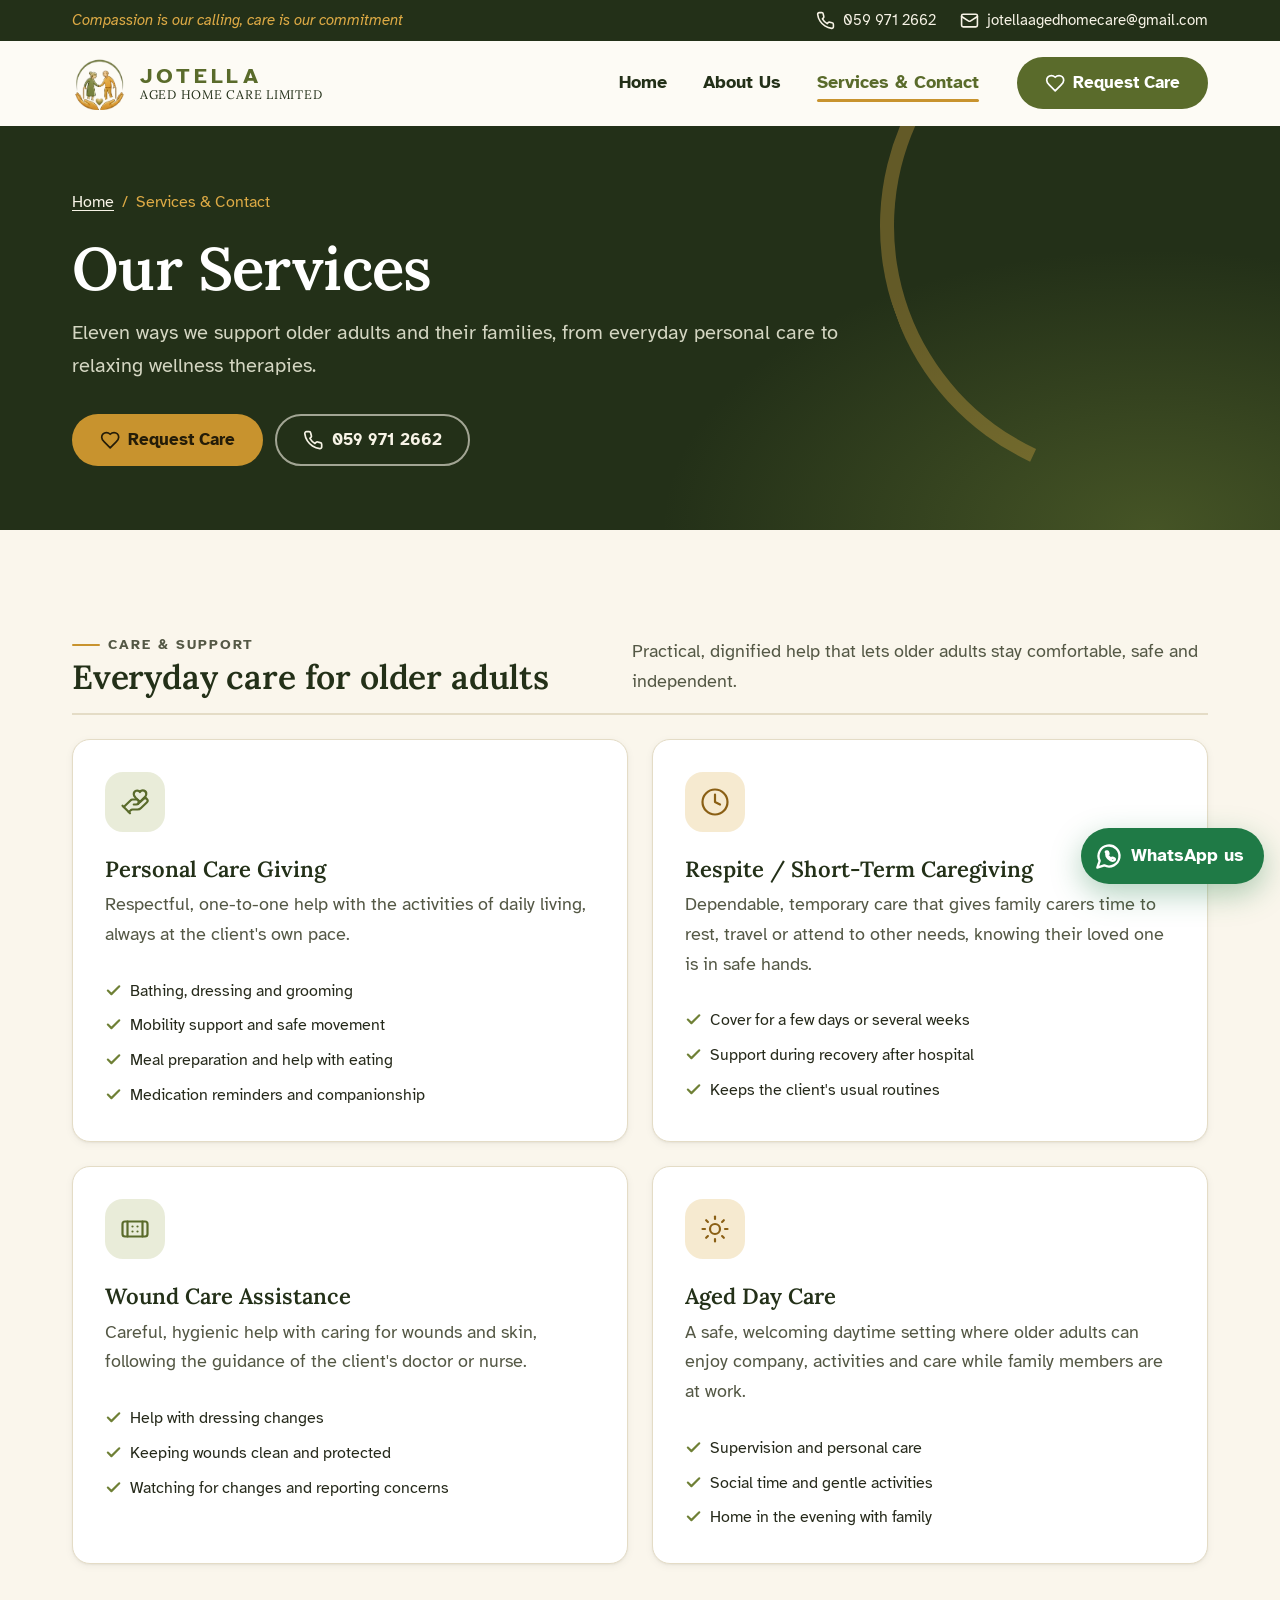
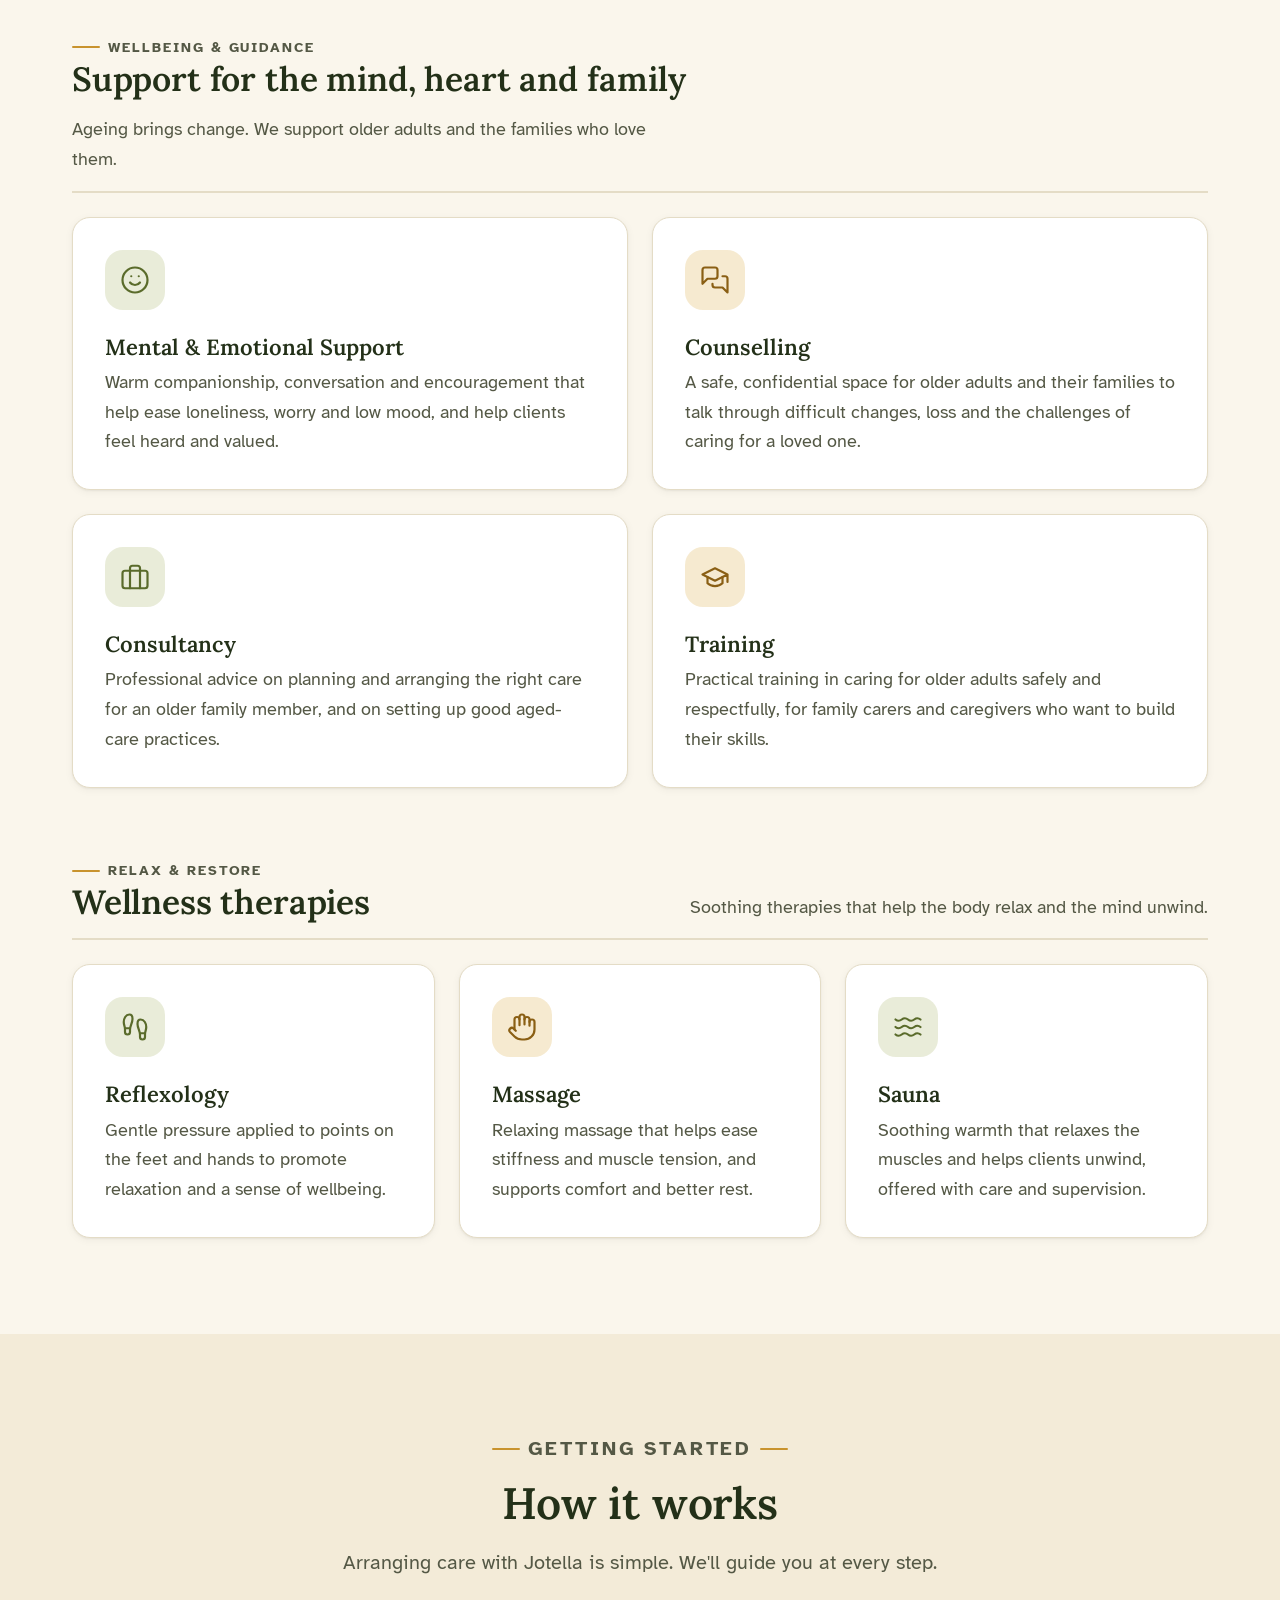
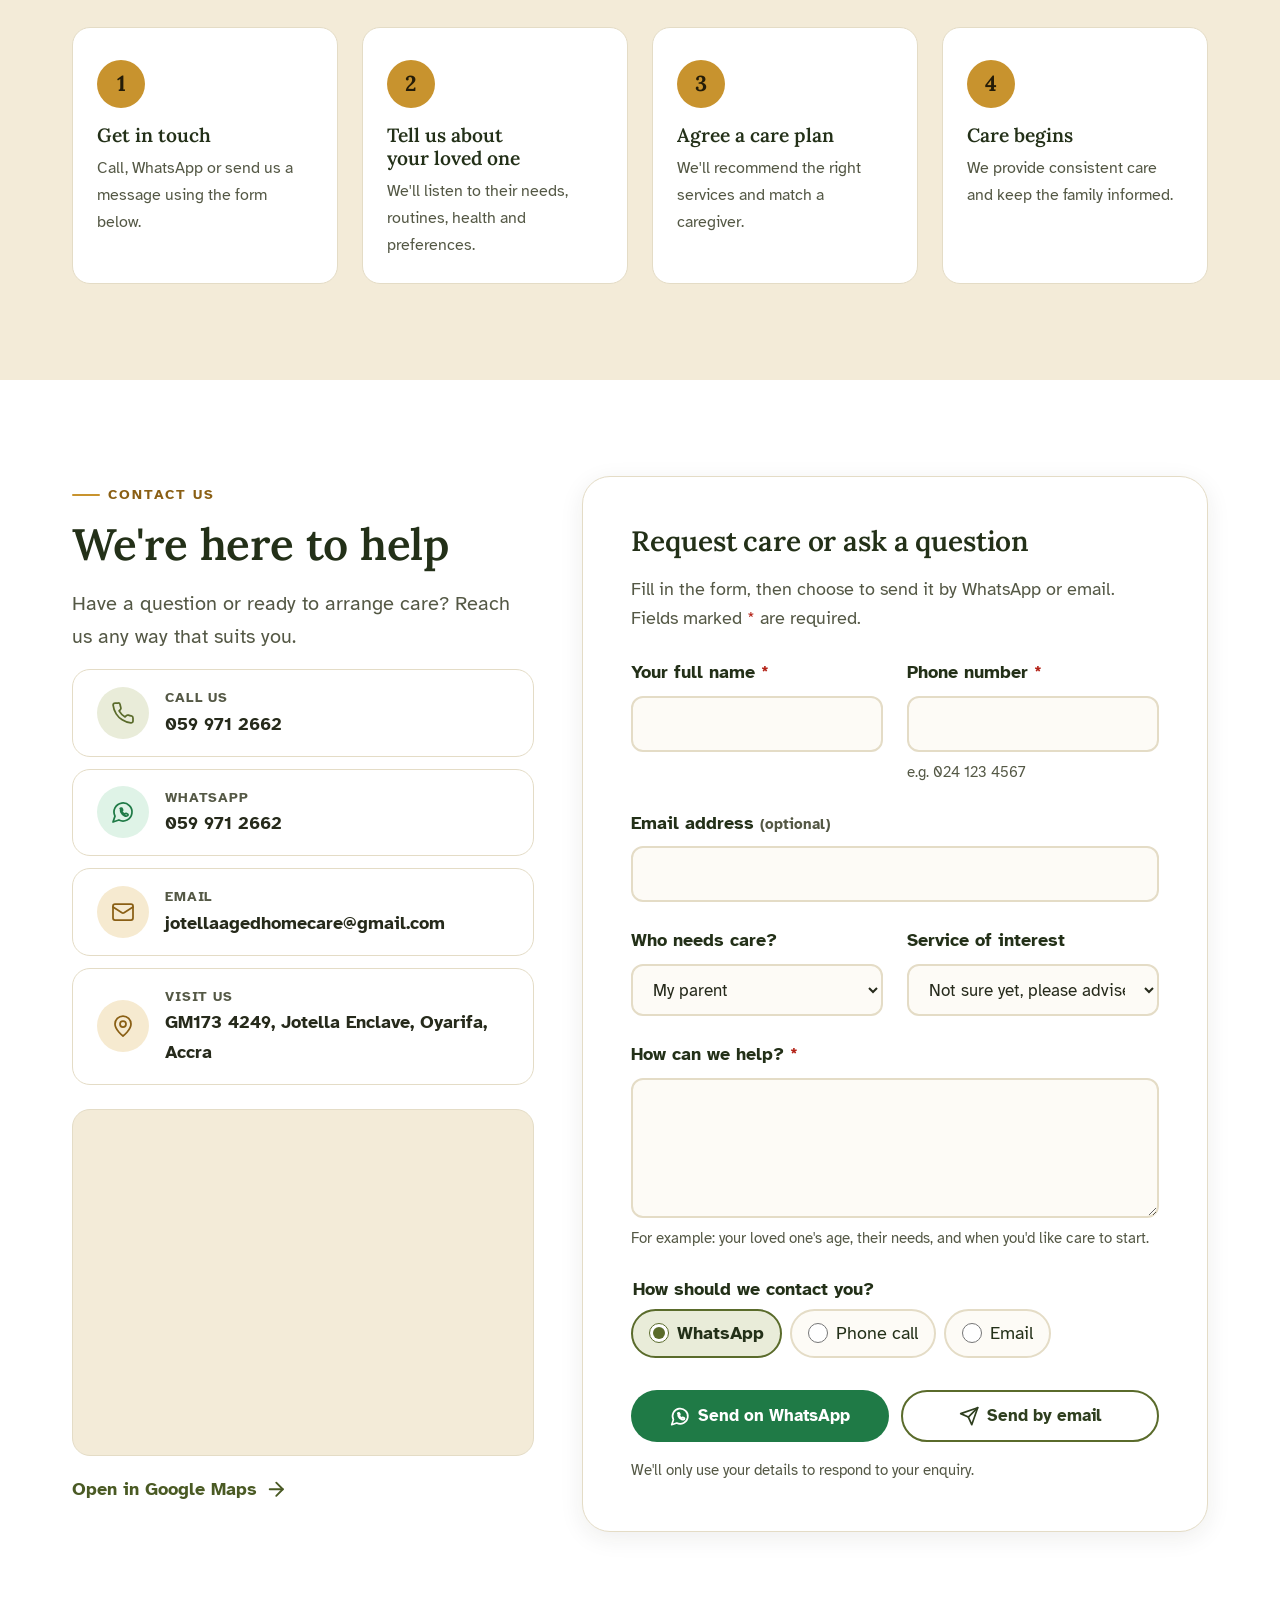
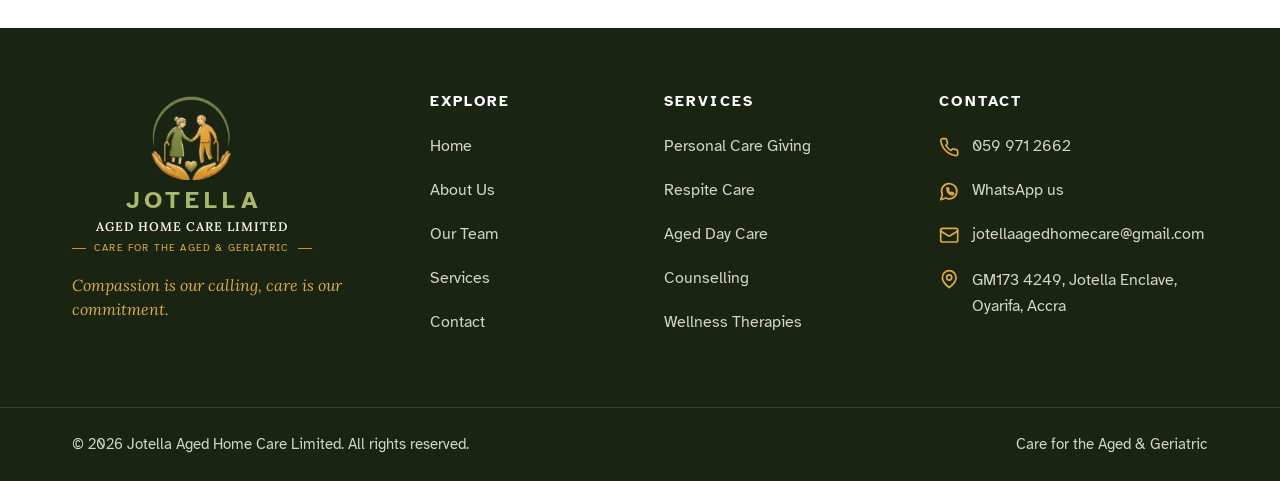
<file: services.html>
<!doctype html>
<html lang="en-GH">
<head>
  <meta charset="utf-8">
  <meta name="viewport" content="width=device-width, initial-scale=1">
  <title>Services &amp; Contact | Jotella Aged Home Care Limited</title>
  <meta name="description" content="Personal care, respite care, wound care, aged day care, counselling, consultancy, training, reflexology, massage and sauna. Contact Jotella on 059 971 2662.">
  <meta name="theme-color" content="#233018">
  <meta property="og:title" content="Jotella Aged Home Care Limited">
  <meta property="og:description" content="Compassion is our calling, care is our commitment. Dignified aged home care in Oyarifa, Accra.">
  <meta property="og:image" content="https://jotellaagedhomecare.com/assets/img/logo.png">
  <meta property="og:type" content="website">
  <link rel="canonical" href="https://jotellaagedhomecare.com/services.html">
  <meta property="og:url" content="https://jotellaagedhomecare.com/services.html">
  <link rel="icon" type="image/png" href="assets/img/favicon.png">
  <link rel="apple-touch-icon" href="assets/img/favicon.png">
  <link rel="preconnect" href="https://fonts.googleapis.com">
  <link rel="preconnect" href="https://fonts.gstatic.com" crossorigin>
  <link href="https://fonts.googleapis.com/css2?family=Atkinson+Hyperlegible:ital,wght@0,400;0,700;1,400&family=Lora:ital,wght@0,500;0,600;0,700;1,500;1,600&display=swap" rel="stylesheet">
  <link rel="stylesheet" href="assets/css/styles.css">
</head>
<body>
  <a class="skip-link" href="#main">Skip to main content</a>

  <div class="topbar">
    <div class="container">
      <p class="topbar__motto" style="margin:0">Compassion is our calling, care is our commitment</p>
      <div class="topbar__links">
        <a href="tel:+233599712662"><i data-icon="phone"></i> 059 971 2662</a>
        <a class="topbar__email" href="mailto:jotellaagedhomecare@gmail.com"><i data-icon="mail"></i> jotellaagedhomecare@gmail.com</a>
      </div>
    </div>
  </div>

  <header class="site-header">
    <div class="container">
      <a class="brand" href="index.html" aria-label="Jotella Aged Home Care, home">
        <img src="assets/img/logo-mark.png" alt="" width="58" height="55">
        <span class="brand__text">
          <span class="brand__name">JOTELLA</span>
          <span class="brand__sub">Aged Home Care Limited</span>
        </span>
      </a>
      <button class="nav-toggle" type="button" aria-expanded="false" aria-controls="site-nav" aria-label="Open menu">
        <i data-icon="menu" class="icon--open"></i>
        <i data-icon="x" class="icon--close"></i>
      </button>
      <nav class="nav" id="site-nav" aria-label="Main">
        <ul class="nav__list">
          <li><a class="nav__link" href="index.html">Home</a></li>
          <li><a class="nav__link" href="about.html">About Us</a></li>
          <li><a class="nav__link" href="services.html" aria-current="page">Services &amp; Contact</a></li>
        </ul>
        <a class="btn btn--primary" href="services.html#contact"><i data-icon="heart"></i> Request Care</a>
      </nav>
    </div>
  </header>

  <main id="main">
    <section class="page-hero" aria-labelledby="page-title">
      <div class="container">
        <nav class="breadcrumb" aria-label="Breadcrumb">
          <ol>
            <li><a href="index.html">Home</a></li>
            <li><span aria-current="page">Services &amp; Contact</span></li>
          </ol>
        </nav>
        <h1 id="page-title">Our Services</h1>
        <p>Eleven ways we support older adults and their families, from everyday personal care to relaxing wellness therapies.</p>
        <div class="hero__actions" style="margin:var(--space-6) 0 0">
          <a class="btn btn--accent" href="#contact"><i data-icon="heart"></i> Request Care</a>
          <a class="btn btn--ghost-light" href="tel:+233599712662"><i data-icon="phone"></i> 059 971 2662</a>
        </div>
      </div>
    </section>

    <!-- ============ SERVICES ============ -->
    <section class="section" aria-label="Services">
      <div class="container">

        <div class="service-group" id="home-care">
          <div class="service-group__head reveal">
            <div>
              <p class="eyebrow">Care &amp; support</p>
              <h2>Everyday care for older adults</h2>
            </div>
            <p>Practical, dignified help that lets older adults stay comfortable, safe and independent.</p>
          </div>
          <div class="grid grid--2">
            <article class="card service reveal" id="personal-care">
              <span class="card__icon"><i data-icon="hand-heart"></i></span>
              <h3>Personal Care Giving</h3>
              <p>Respectful, one-to-one help with the activities of daily living, always at the client's own pace.</p>
              <ul>
                <li><i data-icon="check"></i> Bathing, dressing and grooming</li>
                <li><i data-icon="check"></i> Mobility support and safe movement</li>
                <li><i data-icon="check"></i> Meal preparation and help with eating</li>
                <li><i data-icon="check"></i> Medication reminders and companionship</li>
              </ul>
            </article>
            <article class="card service reveal" id="respite-care">
              <span class="card__icon card__icon--gold"><i data-icon="clock"></i></span>
              <h3>Respite / Short-Term Caregiving</h3>
              <p>Dependable, temporary care that gives family carers time to rest, travel or attend to other needs, knowing their loved one is in safe hands.</p>
              <ul>
                <li><i data-icon="check"></i> Cover for a few days or several weeks</li>
                <li><i data-icon="check"></i> Support during recovery after hospital</li>
                <li><i data-icon="check"></i> Keeps the client's usual routines</li>
              </ul>
            </article>
            <article class="card service reveal" id="wound-care">
              <span class="card__icon"><i data-icon="bandage"></i></span>
              <h3>Wound Care Assistance</h3>
              <p>Careful, hygienic help with caring for wounds and skin, following the guidance of the client's doctor or nurse.</p>
              <ul>
                <li><i data-icon="check"></i> Help with dressing changes</li>
                <li><i data-icon="check"></i> Keeping wounds clean and protected</li>
                <li><i data-icon="check"></i> Watching for changes and reporting concerns</li>
              </ul>
            </article>
            <article class="card service reveal" id="day-care">
              <span class="card__icon card__icon--gold"><i data-icon="sun"></i></span>
              <h3>Aged Day Care</h3>
              <p>A safe, welcoming daytime setting where older adults can enjoy company, activities and care while family members are at work.</p>
              <ul>
                <li><i data-icon="check"></i> Supervision and personal care</li>
                <li><i data-icon="check"></i> Social time and gentle activities</li>
                <li><i data-icon="check"></i> Home in the evening with family</li>
              </ul>
            </article>
          </div>
        </div>

        <div class="service-group" id="support">
          <div class="service-group__head reveal">
            <div>
              <p class="eyebrow">Wellbeing &amp; guidance</p>
              <h2>Support for the mind, heart and family</h2>
            </div>
            <p>Ageing brings change. We support older adults and the families who love them.</p>
          </div>
          <div class="grid grid--2">
            <article class="card service reveal" id="emotional-support">
              <span class="card__icon"><i data-icon="smile"></i></span>
              <h3>Mental &amp; Emotional Support</h3>
              <p>Warm companionship, conversation and encouragement that help ease loneliness, worry and low mood, and help clients feel heard and valued.</p>
            </article>
            <article class="card service reveal" id="counselling">
              <span class="card__icon card__icon--gold"><i data-icon="messages"></i></span>
              <h3>Counselling</h3>
              <p>A safe, confidential space for older adults and their families to talk through difficult changes, loss and the challenges of caring for a loved one.</p>
            </article>
            <article class="card service reveal" id="consultancy">
              <span class="card__icon"><i data-icon="briefcase"></i></span>
              <h3>Consultancy</h3>
              <p>Professional advice on planning and arranging the right care for an older family member, and on setting up good aged-care practices.</p>
            </article>
            <article class="card service reveal" id="training">
              <span class="card__icon card__icon--gold"><i data-icon="graduation-cap"></i></span>
              <h3>Training</h3>
              <p>Practical training in caring for older adults safely and respectfully, for family carers and caregivers who want to build their skills.</p>
            </article>
          </div>
        </div>

        <div class="service-group" id="wellness">
          <div class="service-group__head reveal">
            <div>
              <p class="eyebrow">Relax &amp; restore</p>
              <h2>Wellness therapies</h2>
            </div>
            <p>Soothing therapies that help the body relax and the mind unwind.</p>
          </div>
          <div class="grid grid--3">
            <article class="card service reveal" id="reflexology">
              <span class="card__icon"><i data-icon="footprints"></i></span>
              <h3>Reflexology</h3>
              <p>Gentle pressure applied to points on the feet and hands to promote relaxation and a sense of wellbeing.</p>
            </article>
            <article class="card service reveal" id="massage">
              <span class="card__icon card__icon--gold"><i data-icon="hand"></i></span>
              <h3>Massage</h3>
              <p>Relaxing massage that helps ease stiffness and muscle tension, and supports comfort and better rest.</p>
            </article>
            <article class="card service reveal" id="sauna">
              <span class="card__icon"><i data-icon="waves"></i></span>
              <h3>Sauna</h3>
              <p>Soothing warmth that relaxes the muscles and helps clients unwind, offered with care and supervision.</p>
            </article>
          </div>
        </div>
      </div>
    </section>

    <!-- ============ HOW IT WORKS ============ -->
    <section class="section section--alt" aria-labelledby="steps-title">
      <div class="container">
        <div class="section-head section-head--center reveal">
          <p class="eyebrow">Getting started</p>
          <h2 id="steps-title">How it works</h2>
          <p>Arranging care with Jotella is simple. We'll guide you at every step.</p>
        </div>
        <ol class="steps">
          <li class="reveal"><h3>Get in touch</h3><p>Call, WhatsApp or send us a message using the form below.</p></li>
          <li class="reveal"><h3>Tell us about your loved one</h3><p>We'll listen to their needs, routines, health and preferences.</p></li>
          <li class="reveal"><h3>Agree a care plan</h3><p>We'll recommend the right services and match a caregiver.</p></li>
          <li class="reveal"><h3>Care begins</h3><p>We provide consistent care and keep the family informed.</p></li>
        </ol>
      </div>
    </section>

    <!-- ============ CONTACT ============ -->
    <section class="section section--white" id="contact" aria-labelledby="contact-title">
      <div class="container contact">
        <div class="reveal">
          <p class="eyebrow">Contact us</p>
          <h2 id="contact-title">We're here to help</h2>
          <p style="color:var(--color-text-muted);font-size:var(--fs-lg)">Have a question or ready to arrange care? Reach us any way that suits you.</p>

          <div class="contact-cards">
            <a class="contact-card" href="tel:+233599712662">
              <span class="card__icon"><i data-icon="phone"></i></span>
              <span><small>Call us</small><strong>059 971 2662</strong></span>
            </a>
            <a class="contact-card contact-card--wa" href="https://wa.me/233599712662" target="_blank" rel="noopener">
              <span class="card__icon"><i data-icon="whatsapp"></i></span>
              <span><small>WhatsApp</small><strong>059 971 2662</strong></span>
            </a>
            <a class="contact-card" href="mailto:jotellaagedhomecare@gmail.com">
              <span class="card__icon card__icon--gold"><i data-icon="mail"></i></span>
              <span><small>Email</small><strong>jotellaagedhomecare@gmail.com</strong></span>
            </a>
            <div class="contact-card">
              <span class="card__icon card__icon--gold"><i data-icon="map-pin"></i></span>
              <span><small>Visit us</small><strong>GM173 4249, Jotella Enclave, Oyarifa, Accra</strong></span>
            </div>
          </div>

          <div class="map">
            <iframe title="Map showing Oyarifa, Accra, where Jotella Aged Home Care is located"
                    src="https://maps.google.com/maps?q=Oyarifa%2C%20Accra%2C%20Ghana&amp;z=14&amp;output=embed"
                    loading="lazy" referrerpolicy="no-referrer-when-downgrade"></iframe>
          </div>
          <p style="margin-top:var(--space-3)">
            <a class="link-arrow" href="https://www.google.com/maps/search/?api=1&amp;query=Oyarifa%2C%20Accra%2C%20Ghana" target="_blank" rel="noopener">Open in Google Maps <i data-icon="arrow-right"></i></a>
          </p>
        </div>

        <div class="form-card reveal">
          <h2 style="font-size:1.75rem">Request care or ask a question</h2>
          <p>Fill in the form, then choose to send it by WhatsApp or email. Fields marked <span class="req" style="color:var(--color-error)">*</span> are required.</p>

          <div class="error-summary" id="error-summary" tabindex="-1" role="alert" aria-labelledby="error-summary-title">
            <h3 id="error-summary-title">Please check the following:</h3>
            <ul></ul>
          </div>

          <form id="care-form" novalidate>
            <div class="form-grid">
              <div class="field">
                <label for="name">Your full name <span class="req" aria-hidden="true">*</span></label>
                <input id="name" name="name" type="text" autocomplete="name" required aria-describedby="name-error">
                <p class="field__error" id="name-error"><i data-icon="alert-circle"></i><span></span></p>
              </div>
              <div class="field">
                <label for="phone">Phone number <span class="req" aria-hidden="true">*</span></label>
                <input id="phone" name="phone" type="tel" inputmode="tel" autocomplete="tel" required aria-describedby="phone-hint phone-error">
                <span class="hint" id="phone-hint">e.g. 024 123 4567</span>
                <p class="field__error" id="phone-error"><i data-icon="alert-circle"></i><span></span></p>
              </div>
              <div class="field field--full">
                <label for="email">Email address <span class="hint">(optional)</span></label>
                <input id="email" name="email" type="email" autocomplete="email" aria-describedby="email-error">
                <p class="field__error" id="email-error"><i data-icon="alert-circle"></i><span></span></p>
              </div>
              <div class="field">
                <label for="care_for">Who needs care?</label>
                <select id="care_for" name="care_for">
                  <option>My parent</option>
                  <option>My grandparent</option>
                  <option>My spouse</option>
                  <option>Myself</option>
                  <option>Another relative or friend</option>
                </select>
              </div>
              <div class="field">
                <label for="service">Service of interest</label>
                <select id="service" name="service">
                  <option>Not sure yet, please advise</option>
                  <option>Personal Care Giving</option>
                  <option>Respite / Short-Term Caregiving</option>
                  <option>Wound Care Assistance</option>
                  <option>Mental and Emotional Support</option>
                  <option>Aged Day Care</option>
                  <option>Counselling</option>
                  <option>Consultancy</option>
                  <option>Training</option>
                  <option>Reflexology</option>
                  <option>Massage</option>
                  <option>Sauna</option>
                </select>
              </div>
              <div class="field field--full">
                <label for="message">How can we help? <span class="req" aria-hidden="true">*</span></label>
                <textarea id="message" name="message" required aria-describedby="message-hint message-error"></textarea>
                <span class="hint" id="message-hint">For example: your loved one's age, their needs, and when you'd like care to start.</span>
                <p class="field__error" id="message-error"><i data-icon="alert-circle"></i><span></span></p>
              </div>
              <fieldset class="field field--full">
                <legend>How should we contact you?</legend>
                <div class="radio-row">
                  <label><input type="radio" name="contact_pref" value="WhatsApp" checked> WhatsApp</label>
                  <label><input type="radio" name="contact_pref" value="Phone call"> Phone call</label>
                  <label><input type="radio" name="contact_pref" value="Email"> Email</label>
                </div>
              </fieldset>
            </div>

            <div class="form-actions">
              <button class="btn btn--whatsapp" type="submit" name="via" value="whatsapp"><i data-icon="whatsapp"></i> Send on WhatsApp</button>
              <button class="btn btn--outline" type="submit" name="via" value="email"><i data-icon="send"></i> Send by email</button>
            </div>
            <div class="form-status" id="form-status" role="status" aria-live="polite"></div>
            <p class="form-note">We'll only use your details to respond to your enquiry.</p>
          </form>
        </div>
      </div>
    </section>
  </main>

  <footer class="site-footer">
    <div class="container footer-grid">
      <div>
        <a class="footer-logo" href="index.html" aria-label="Jotella Aged Home Care Limited, home">
          <img src="assets/img/logo-mark.png" alt="" width="92" height="87" loading="lazy">
          <span class="footer-logo__name">JOTELLA</span>
          <span class="footer-logo__sub">Aged Home Care Limited</span>
          <span class="footer-logo__tag"><span>Care for the Aged &amp; Geriatric</span></span>
        </a>
        <p class="footer-motto">Compassion is our calling, care is our commitment.</p>
      </div>
      <div>
        <h2>Explore</h2>
        <ul class="footer-links">
          <li><a href="index.html">Home</a></li>
          <li><a href="about.html">About Us</a></li>
          <li><a href="about.html#team">Our Team</a></li>
          <li><a href="services.html">Services</a></li>
          <li><a href="services.html#contact">Contact</a></li>
        </ul>
      </div>
      <div>
        <h2>Services</h2>
        <ul class="footer-links">
          <li><a href="services.html#personal-care">Personal Care Giving</a></li>
          <li><a href="services.html#respite-care">Respite Care</a></li>
          <li><a href="services.html#day-care">Aged Day Care</a></li>
          <li><a href="services.html#counselling">Counselling</a></li>
          <li><a href="services.html#wellness">Wellness Therapies</a></li>
        </ul>
      </div>
      <div>
        <h2>Contact</h2>
        <ul class="footer-links footer-contact">
          <li><i data-icon="phone"></i><a href="tel:+233599712662">059 971 2662</a></li>
          <li><i data-icon="whatsapp"></i><a href="https://wa.me/233599712662" target="_blank" rel="noopener">WhatsApp us</a></li>
          <li><i data-icon="mail"></i><a href="mailto:jotellaagedhomecare@gmail.com">jotellaagedhomecare@<wbr>gmail.com</a></li>
          <li><i data-icon="map-pin"></i><span style="padding-top:8px">GM173 4249, Jotella Enclave, Oyarifa, Accra</span></li>
        </ul>
      </div>
    </div>
    <div class="footer-bottom">
      <div class="container">
        <p style="margin:0">&copy; <span data-year>2026</span> Jotella Aged Home Care Limited. All rights reserved.</p>
        <p style="margin:0">Care for the Aged &amp; Geriatric</p>
      </div>
    </div>
  </footer>

  <a class="wa-float" href="https://wa.me/233599712662?text=Hello%20Jotella%2C%20I%27d%20like%20to%20ask%20about%20your%20care%20services." target="_blank" rel="noopener" aria-label="Chat with us on WhatsApp">
    <i data-icon="whatsapp"></i><span>WhatsApp us</span>
  </a>

  <script src="assets/js/main.js" defer></script>
</body>
</html>
</file>
<file: assets/css/styles.css>
/* ==========================================================================
   Jotella Aged Home Care Limited — site styles
   Palette taken from the Jotella logo (olive, gold, cream) and flyer (deep green)
   ========================================================================== */

:root {
  /* Brand primitives */
  --olive-900: #233018;
  --olive-800: #2f3f1f;
  --olive-700: #4a5a24;
  --olive-600: #5a6b2b;   /* primary — logo olive, AA on cream */
  --olive-500: #6f8036;
  --olive-100: #e9ecd9;
  --gold-700: #8a5f14;    /* gold text on light backgrounds */
  --gold-500: #c8932e;    /* logo hands */
  --gold-400: #ddaa45;
  --gold-100: #f6ead0;
  --cream-50: #fdfbf6;
  --cream-100: #faf6ec;
  --cream-200: #f3ebd8;

  /* Semantic tokens */
  --color-bg: var(--cream-100);
  --color-surface: #ffffff;
  --color-surface-alt: var(--cream-200);
  --color-text: #262a1b;
  --color-text-muted: #545845;
  --color-primary: var(--olive-600);
  --color-primary-hover: var(--olive-700);
  --color-on-primary: #ffffff;
  --color-accent: var(--gold-500);
  --color-accent-hover: var(--gold-400);
  --color-on-accent: #241c08;
  --color-dark: var(--olive-900);
  --color-on-dark: #f7f3e6;
  --color-on-dark-muted: #d4d6c2;
  --color-border: #e4dcc6;
  --color-error: #b42318;
  --color-success: #2f6b2a;
  --color-ring: var(--gold-500);
  --whatsapp: #1f7a46;

  /* Type */
  --font-heading: "Lora", Georgia, "Times New Roman", serif;
  --font-body: "Atkinson Hyperlegible", system-ui, -apple-system, "Segoe UI", sans-serif;
  --fs-sm: 0.95rem;
  --fs-base: 1.125rem;
  --fs-lg: 1.25rem;
  --fs-h3: 1.375rem;
  --fs-h2: clamp(1.9rem, 1.4rem + 2vw, 2.75rem);
  --fs-h1: clamp(2.3rem, 1.6rem + 3.2vw, 3.75rem);

  /* Space (8pt rhythm, spacious) */
  --space-1: 0.25rem;
  --space-2: 0.5rem;
  --space-3: 0.75rem;
  --space-4: 1rem;
  --space-5: 1.5rem;
  --space-6: 2rem;
  --space-7: 3rem;
  --space-8: 4rem;
  --space-9: 6rem;

  --radius-sm: 10px;
  --radius: 18px;
  --radius-lg: 28px;
  --radius-pill: 999px;

  --shadow-sm: 0 1px 2px rgb(38 42 27 / 0.06), 0 2px 8px rgb(38 42 27 / 0.05);
  --shadow: 0 6px 24px rgb(38 42 27 / 0.08);
  --shadow-lg: 0 18px 48px rgb(38 42 27 / 0.12);

  --container: 1200px;
  --header-h: 84px;
  --ease-out: cubic-bezier(0.22, 1, 0.36, 1);

  color-scheme: light;
}

/* ---------- Base ---------- */
*,
*::before,
*::after { box-sizing: border-box; }

html {
  -webkit-text-size-adjust: 100%;
  scroll-behavior: smooth;
  scroll-padding-top: calc(var(--header-h) + 16px);
}

body {
  margin: 0;
  font-family: var(--font-body);
  font-size: var(--fs-base);
  line-height: 1.65;
  color: var(--color-text);
  background: var(--color-bg);
  -webkit-font-smoothing: antialiased;
  overflow-x: hidden;
}

img { max-width: 100%; height: auto; display: block; }

h1, h2, h3, h4 {
  font-family: var(--font-heading);
  color: var(--olive-900);
  line-height: 1.2;
  margin: 0 0 var(--space-4);
  text-wrap: balance;
}
h1 { font-size: var(--fs-h1); font-weight: 600; letter-spacing: -0.01em; }
h2 { font-size: var(--fs-h2); font-weight: 600; letter-spacing: -0.005em; }
h3 { font-size: var(--fs-h3); font-weight: 600; }

p { margin: 0 0 var(--space-4); }
p:last-child { margin-bottom: 0; }

a { color: var(--olive-700); text-underline-offset: 3px; }
a:hover { color: var(--olive-900); }

:focus-visible {
  outline: 3px solid var(--color-ring);
  outline-offset: 3px;
  border-radius: 6px;
}

.skip-link {
  position: absolute;
  left: 16px;
  top: -100px;
  z-index: 1000;
  padding: 12px 18px;
  background: var(--color-dark);
  color: var(--color-on-dark);
  border-radius: var(--radius-sm);
  font-weight: 700;
}
.skip-link:focus { top: 12px; }

.visually-hidden {
  position: absolute !important;
  width: 1px; height: 1px;
  padding: 0; margin: -1px;
  overflow: hidden; clip: rect(0 0 0 0);
  white-space: nowrap; border: 0;
}

.container {
  width: 100%;
  max-width: var(--container);
  margin-inline: auto;
  padding-inline: 16px;
}
@media (min-width: 768px) { .container { padding-inline: 32px; } }

.section { padding-block: var(--space-8); }
@media (min-width: 1024px) { .section { padding-block: var(--space-9); } }
.section--alt { background: var(--color-surface-alt); }
.section--white { background: var(--color-surface); }

.section-head { max-width: 720px; margin-bottom: var(--space-7); }
.section-head--center { margin-inline: auto; text-align: center; }
.section-head p { color: var(--color-text-muted); font-size: var(--fs-lg); }

.eyebrow {
  display: inline-flex;
  align-items: center;
  gap: var(--space-2);
  margin-bottom: var(--space-3);
  font-size: 0.875rem;
  font-weight: 700;
  letter-spacing: 0.14em;
  text-transform: uppercase;
  color: var(--gold-700);
}
.eyebrow::before {
  content: "";
  width: 28px;
  height: 2px;
  background: var(--gold-500);
  border-radius: 2px;
}
.section-head--center .eyebrow::after {
  content: "";
  width: 28px;
  height: 2px;
  background: var(--gold-500);
  border-radius: 2px;
}

.icon {
  width: 1.25em;
  height: 1.25em;
  flex-shrink: 0;
  stroke: currentColor;
  fill: none;
  stroke-width: 2;
  stroke-linecap: round;
  stroke-linejoin: round;
}

/* ---------- Buttons ---------- */
.btn {
  display: inline-flex;
  align-items: center;
  justify-content: center;
  gap: var(--space-2);
  min-height: 52px;
  padding: 12px 26px;
  border: 2px solid transparent;
  border-radius: var(--radius-pill);
  font-family: var(--font-body);
  font-size: 1.0625rem;
  font-weight: 700;
  line-height: 1.2;
  text-decoration: none;
  cursor: pointer;
  touch-action: manipulation;
  transition: background-color 180ms ease, color 180ms ease, border-color 180ms ease,
    transform 180ms var(--ease-out), box-shadow 180ms ease;
}
.btn:active { transform: scale(0.98); }
.btn .icon { width: 1.2em; height: 1.2em; }

.btn--primary { background: var(--color-primary); color: var(--color-on-primary); }
.btn--primary:hover { background: var(--color-primary-hover); color: var(--color-on-primary); box-shadow: var(--shadow); }

.btn--accent { background: var(--color-accent); color: var(--color-on-accent); }
.btn--accent:hover { background: var(--color-accent-hover); color: var(--color-on-accent); box-shadow: var(--shadow); }

.btn--outline { background: transparent; color: var(--olive-800); border-color: var(--olive-600); }
.btn--outline:hover { background: var(--olive-600); color: #fff; }

.btn--light { background: var(--cream-50); color: var(--olive-900); }
.btn--light:hover { background: #fff; color: var(--olive-900); }

.btn--ghost-light { background: transparent; color: var(--color-on-dark); border-color: rgb(247 243 230 / 0.6); }
.btn--ghost-light:hover { background: rgb(247 243 230 / 0.12); color: #fff; border-color: #fff; }

.btn--whatsapp { background: var(--whatsapp); color: #fff; }
.btn--whatsapp:hover { background: #17633a; color: #fff; box-shadow: var(--shadow); }

.btn[disabled] { opacity: 0.5; cursor: not-allowed; }

.link-arrow {
  display: inline-flex;
  align-items: center;
  gap: var(--space-2);
  font-weight: 700;
  color: var(--olive-700);
  text-decoration: none;
  min-height: 44px;
}
.link-arrow .icon { transition: transform 200ms var(--ease-out); }
.link-arrow:hover .icon { transform: translateX(4px); }

/* ---------- Top bar ---------- */
.topbar {
  background: var(--color-dark);
  color: var(--color-on-dark-muted);
  font-size: 0.95rem;
}
.topbar .container {
  display: flex;
  flex-wrap: wrap;
  align-items: center;
  justify-content: space-between;
  gap: var(--space-2) var(--space-5);
  padding-block: var(--space-2);
}
.topbar__motto { font-style: italic; color: var(--gold-400); }
.topbar__links { display: flex; flex-wrap: wrap; gap: var(--space-2) var(--space-5); }
.topbar a {
  display: inline-flex;
  align-items: center;
  gap: var(--space-2);
  color: var(--color-on-dark);
  text-decoration: none;
}
.topbar a:hover { color: var(--gold-400); }
@media (max-width: 767px) {
  .topbar__motto, .topbar .topbar__email { display: none; }
  .topbar .container { justify-content: center; }
}

/* ---------- Header ---------- */
.site-header {
  position: sticky;
  top: 0;
  z-index: 50;
  background: rgb(253 251 246 / 0.94);
  backdrop-filter: saturate(1.4) blur(10px);
  -webkit-backdrop-filter: saturate(1.4) blur(10px);
  border-bottom: 1px solid transparent;
  transition: border-color 200ms ease, box-shadow 200ms ease;
}
.site-header.is-scrolled { border-bottom-color: var(--color-border); box-shadow: var(--shadow-sm); }
.site-header .container {
  display: flex;
  align-items: center;
  justify-content: space-between;
  gap: var(--space-5);
  min-height: var(--header-h);
}

.brand {
  display: inline-flex;
  align-items: center;
  gap: var(--space-3);
  text-decoration: none;
  color: var(--olive-900);
}
.brand img { width: 56px; height: auto; }
.brand__text { display: flex; flex-direction: column; line-height: 1.1; }
.brand__name {
  font-family: var(--font-body);
  font-weight: 700;
  font-size: 1.35rem;
  letter-spacing: 0.18em;
  color: var(--olive-600);
}
.brand__sub {
  font-family: var(--font-heading);
  font-size: 0.78rem;
  letter-spacing: 0.06em;
  text-transform: uppercase;
  color: var(--olive-900);
}

.nav { display: flex; align-items: center; gap: var(--space-5); }
.nav__list {
  display: flex;
  align-items: center;
  gap: var(--space-2);
  margin: 0;
  padding: 0;
  list-style: none;
}
.nav__link {
  position: relative;
  display: inline-flex;
  align-items: center;
  min-height: 44px;
  padding: 8px 14px;
  font-weight: 700;
  color: var(--olive-900);
  text-decoration: none;
  border-radius: var(--radius-pill);
  transition: background-color 180ms ease, color 180ms ease;
}
.nav__link:hover { background: var(--olive-100); color: var(--olive-900); }
.nav__link[aria-current="page"] { color: var(--olive-600); }
.nav__link[aria-current="page"]::after {
  content: "";
  position: absolute;
  left: 14px;
  right: 14px;
  bottom: 4px;
  height: 3px;
  border-radius: 3px;
  background: var(--gold-500);
}

.nav-toggle {
  display: none;
  align-items: center;
  justify-content: center;
  width: 48px;
  height: 48px;
  border: 0;
  border-radius: 12px;
  background: var(--olive-100);
  color: var(--olive-900);
  cursor: pointer;
}
.nav-toggle .icon { width: 26px; height: 26px; }
.nav-toggle .icon--close { display: none; }
.nav-toggle[aria-expanded="true"] .icon--open { display: none; }
.nav-toggle[aria-expanded="true"] .icon--close { display: block; }

@media (max-width: 959px) {
  .nav-toggle { display: inline-flex; }
  .brand img { width: 48px; }
  .brand__name { font-size: 1.15rem; }
  .nav {
    position: absolute;
    top: 100%;
    left: 0;
    right: 0;
    flex-direction: column;
    align-items: stretch;
    gap: var(--space-4);
    padding: var(--space-4) 16px var(--space-6);
    background: var(--cream-50);
    border-bottom: 1px solid var(--color-border);
    box-shadow: var(--shadow);
    visibility: hidden;
    opacity: 0;
    transform: translateY(-8px);
    transition: opacity 200ms ease, transform 200ms var(--ease-out), visibility 0s linear 200ms;
  }
  .nav.is-open {
    visibility: visible;
    opacity: 1;
    transform: none;
    transition: opacity 220ms ease, transform 220ms var(--ease-out), visibility 0s;
  }
  .nav__list { flex-direction: column; align-items: stretch; }
  .nav__link { padding: 12px 16px; font-size: 1.15rem; border-radius: var(--radius-sm); }
  .nav__link[aria-current="page"] { background: var(--olive-100); }
  .nav__link[aria-current="page"]::after { display: none; }
  .nav .btn { width: 100%; }
}

/* ---------- Hero (home) ---------- */
.hero {
  position: relative;
  overflow: hidden;
  padding-block: var(--space-7) 0;
  background:
    radial-gradient(1200px 600px at 85% 20%, rgb(221 170 69 / 0.16), transparent 60%),
    var(--color-bg);
}
.hero .container {
  display: grid;
  gap: var(--space-6);
  align-items: center;
}
@media (min-width: 960px) {
  .hero { padding-top: var(--space-8); }
  .hero .container { grid-template-columns: 1.05fr 0.95fr; gap: var(--space-7); }
}
.hero__content { padding-bottom: var(--space-6); }
.hero h1 span { color: var(--olive-600); font-style: italic; }
.hero__lead {
  max-width: 34em;
  font-size: var(--fs-lg);
  color: var(--color-text-muted);
  margin-bottom: var(--space-6);
}
.hero__actions { display: flex; flex-wrap: wrap; gap: var(--space-3); margin-bottom: var(--space-6); }
.hero__assurances {
  display: flex;
  flex-wrap: wrap;
  gap: var(--space-3) var(--space-5);
  margin: 0;
  padding: 0;
  list-style: none;
  font-weight: 700;
  color: var(--olive-800);
}
.hero__assurances li { display: inline-flex; align-items: center; gap: var(--space-2); }
.hero__assurances .icon { color: var(--gold-500); }

.hero__visual {
  position: relative;
  justify-self: center;
  width: min(100%, 520px);
  aspect-ratio: 520 / 620;
}
/* arc + sun echo the logo's olive arc and golden heart */
.hero__arc {
  position: absolute;
  inset: 6% -2% 14% -2%;
  border: 10px solid var(--olive-500);
  /* open at the top and bottom so the line never crosses the people */
  border-top-color: transparent;
  border-bottom-color: transparent;
  border-radius: 50%;
  transform: rotate(-12deg);
  opacity: 0.9;
}
.hero__sun {
  position: absolute;
  inset: 12% 10% 22% 10%;
  border-radius: 50%;
  background: radial-gradient(circle at 50% 40%, var(--gold-100), #f1dcae 70%);
}
.hero__img {
  position: absolute;
  left: 50%;
  bottom: 0;
  height: 100%;
  width: auto;
  max-width: none;
  transform: translateX(-50%);
  mix-blend-mode: multiply; /* blends the white photo background into the page */
}
.hero__badge {
  position: absolute;
  z-index: 2;
  display: flex;
  align-items: center;
  gap: var(--space-3);
  padding: 12px 16px;
  background: rgb(255 255 255 / 0.62);
  -webkit-backdrop-filter: blur(10px) saturate(1.3);
  backdrop-filter: blur(10px) saturate(1.3);
  border: 1px solid rgb(255 255 255 / 0.55);
  border-radius: var(--radius);
  box-shadow: 0 12px 32px rgb(38 42 27 / 0.12);
  font-weight: 700;
  line-height: 1.25;
  font-size: 0.98rem;
  color: var(--olive-900);
}
.hero__badge small { display: block; font-weight: 400; color: var(--olive-800); font-size: 0.875rem; }
.hero__badge-icon {
  display: grid;
  place-items: center;
  width: 44px;
  height: 44px;
  border-radius: 50%;
  background: rgb(233 236 217 / 0.8);
  color: var(--olive-600);
}
.hero__badge--a { left: -4%; bottom: 24%; }
.hero__badge--b { right: -2%; bottom: 5%; }
.hero__badge--b .hero__badge-icon { background: rgb(246 234 208 / 0.8); color: var(--gold-700); }
@media (max-width: 559px) {
  .hero__badge { font-size: 0.875rem; padding: 10px 12px; }
  .hero__badge--a { left: 0; bottom: 22%; }
  .hero__badge--b { right: 0; bottom: 3%; }
  .hero__badge-icon { width: 36px; height: 36px; }
}

/* Service chip strip, like the reference "health packages" row */
.chip-strip {
  position: relative;
  z-index: 3;
  background: var(--color-dark);
  color: var(--color-on-dark);
}
.chip-strip .container {
  display: flex;
  flex-wrap: wrap;
  align-items: center;
  gap: var(--space-4) var(--space-5);
  padding-block: var(--space-5);
}
.chip-strip__title {
  margin: 0;
  font-family: var(--font-heading);
  font-size: 1.15rem;
  color: var(--gold-400);
}
.chip-list {
  display: flex;
  flex-wrap: wrap;
  gap: var(--space-2);
  margin: 0;
  padding: 0;
  list-style: none;
}
.chip-list a {
  display: inline-flex;
  align-items: center;
  gap: var(--space-2);
  min-height: 40px;
  padding: 6px 14px;
  border: 1px solid rgb(247 243 230 / 0.28);
  border-radius: var(--radius-pill);
  color: var(--color-on-dark);
  text-decoration: none;
  font-size: 0.98rem;
  transition: background-color 180ms ease, border-color 180ms ease;
}
.chip-list a:hover { background: rgb(247 243 230 / 0.1); border-color: var(--gold-400); color: #fff; }
.chip-list .icon { color: var(--gold-400); width: 1.1em; height: 1.1em; }

/* ---------- Page hero (inner pages) ---------- */
.page-hero {
  position: relative;
  overflow: hidden;
  padding-block: var(--space-8);
  background: var(--color-dark);
  color: var(--color-on-dark);
  isolation: isolate;
}
.page-hero::before {
  content: "";
  position: absolute;
  right: -120px;
  top: -160px;
  width: 520px;
  height: 520px;
  border: 14px solid rgb(221 170 69 / 0.35);
  border-bottom-color: transparent;
  border-radius: 50%;
  transform: rotate(-20deg);
  z-index: -1;
}
.page-hero::after {
  content: "";
  position: absolute;
  inset: 0;
  background: radial-gradient(700px 400px at 90% 100%, rgb(111 128 54 / 0.45), transparent 70%);
  z-index: -2;
}
.page-hero h1 { color: #fff; margin-bottom: var(--space-3); }
.page-hero p { max-width: 40em; font-size: var(--fs-lg); color: var(--color-on-dark-muted); }
.breadcrumb ol {
  display: flex;
  flex-wrap: wrap;
  gap: var(--space-2);
  margin: 0 0 var(--space-4);
  padding: 0;
  list-style: none;
  font-size: 0.98rem;
}
.breadcrumb li:not(:last-child)::after { content: "/"; margin-left: var(--space-2); color: var(--gold-400); }
.breadcrumb a { color: var(--color-on-dark); }
.breadcrumb a:hover { color: var(--gold-400); }
.breadcrumb [aria-current] { color: var(--gold-400); }

/* ---------- Split (image + text) ---------- */
.split { display: grid; gap: var(--space-7); align-items: center; }
@media (min-width: 960px) {
  .split { grid-template-columns: 1fr 1fr; gap: var(--space-8); }
  .split--reverse .split__media { order: 2; }
}
.split__media { position: relative; }
.split__media img {
  width: 100%;
  border-radius: var(--radius-lg);
  box-shadow: var(--shadow-lg);
  object-fit: cover;
}
.split__media::before {
  content: "";
  position: absolute;
  inset: auto -14px -14px auto;
  width: 60%;
  height: 60%;
  border-radius: var(--radius-lg);
  background: var(--gold-100);
  z-index: -1;
}
.split__media { isolation: isolate; }
.split__media .tall { aspect-ratio: 4 / 5; }
.split__note {
  position: absolute;
  left: 16px;
  bottom: 16px;
  right: 16px;
  max-width: 320px;
  padding: var(--space-4) var(--space-5);
  background: rgb(35 48 24 / 0.92);
  color: var(--color-on-dark);
  border-radius: var(--radius);
  font-family: var(--font-heading);
  font-style: italic;
  font-size: 1.1rem;
  line-height: 1.4;
}
.split__note strong { color: var(--gold-400); font-style: normal; display: block; font-family: var(--font-body); font-size: 0.85rem; letter-spacing: 0.12em; text-transform: uppercase; margin-bottom: 4px; }

.check-list {
  display: grid;
  gap: var(--space-3);
  margin: var(--space-5) 0 var(--space-6);
  padding: 0;
  list-style: none;
}
@media (min-width: 560px) { .check-list--2 { grid-template-columns: 1fr 1fr; } }
.check-list li { display: flex; gap: var(--space-3); align-items: flex-start; }
.check-list .icon {
  margin-top: 3px;
  padding: 4px;
  width: 26px;
  height: 26px;
  border-radius: 50%;
  background: var(--olive-100);
  color: var(--olive-600);
  stroke-width: 3;
}

/* ---------- Cards ---------- */
.grid { display: grid; gap: var(--space-5); }
@media (min-width: 640px) { .grid--2, .grid--3, .grid--4 { grid-template-columns: repeat(2, 1fr); } }
@media (min-width: 1024px) {
  .grid--3 { grid-template-columns: repeat(3, 1fr); }
  .grid--4 { grid-template-columns: repeat(4, 1fr); }
}

.card {
  position: relative;
  display: flex;
  flex-direction: column;
  padding: var(--space-6);
  background: var(--color-surface);
  border: 1px solid var(--color-border);
  border-radius: var(--radius);
  box-shadow: var(--shadow-sm);
  transition: transform 220ms var(--ease-out), box-shadow 220ms ease, border-color 220ms ease;
}
.card--link:hover { transform: translateY(-4px); box-shadow: var(--shadow-lg); border-color: var(--gold-400); }
.card h3 { margin-bottom: var(--space-2); }
.card p { color: var(--color-text-muted); }
.card__icon {
  display: grid;
  place-items: center;
  width: 60px;
  height: 60px;
  margin-bottom: var(--space-5);
  border-radius: 18px;
  background: var(--olive-100);
  color: var(--olive-600);
}
.card__icon .icon { width: 30px; height: 30px; stroke-width: 1.75; }
.card__icon--gold { background: var(--gold-100); color: var(--gold-700); }
.card .link-arrow { margin-top: auto; padding-top: var(--space-4); }
/* make whole card clickable while keeping a single real link */
.card--link .stretched::after { content: ""; position: absolute; inset: 0; border-radius: inherit; }

/* ---------- Promo band (like reference "kitchen" promo) ---------- */
.promo {
  position: relative;
  overflow: hidden;
  display: grid;
  gap: var(--space-6);
  padding: var(--space-7) var(--space-6);
  border-radius: var(--radius-lg);
  background: linear-gradient(120deg, var(--olive-800), var(--olive-600));
  color: var(--color-on-dark);
  isolation: isolate;
}
.promo::after {
  content: "";
  position: absolute;
  left: -140px;
  bottom: -220px;
  width: 360px;
  height: 360px;
  border-radius: 50%;
  border: 12px solid rgb(221 170 69 / 0.4);
  z-index: -1;
}
@media (min-width: 960px) {
  .promo { grid-template-columns: 1.2fr 1fr; align-items: center; padding: var(--space-8); }
}
.promo h2 { color: #fff; }
.promo p { color: var(--color-on-dark-muted); font-size: var(--fs-lg); }
.promo .eyebrow { color: var(--gold-400); }
.promo__items { display: grid; gap: var(--space-3); margin: 0; padding: 0; list-style: none; }
.promo__items li {
  display: flex;
  align-items: center;
  gap: var(--space-4);
  padding: var(--space-4) var(--space-5);
  border-radius: var(--radius);
  background: rgb(253 251 246 / 0.08);
  border: 1px solid rgb(253 251 246 / 0.16);
}
.promo__items strong { display: block; font-size: 1.15rem; color: #fff; }
.promo__items span { color: var(--color-on-dark-muted); font-size: 0.98rem; }
.promo__items .icon { width: 32px; height: 32px; color: var(--gold-400); stroke-width: 1.75; }

/* ---------- Vision / mission ---------- */
.vm { display: grid; gap: var(--space-5); }
@media (min-width: 768px) { .vm { grid-template-columns: 1fr 1fr; } }
.vm__card {
  position: relative;
  padding: var(--space-7) var(--space-6) var(--space-6);
  border-radius: var(--radius-lg);
  background: var(--color-surface);
  border: 1px solid var(--color-border);
  box-shadow: var(--shadow-sm);
}
.vm__card--dark { background: var(--color-dark); border-color: var(--color-dark); color: var(--color-on-dark); }
.vm__card--dark h3 { color: var(--gold-400); }
.vm__card--dark p { color: var(--color-on-dark); }
.vm__card p { font-family: var(--font-heading); font-size: 1.3rem; line-height: 1.5; }
.vm__card .card__icon { position: absolute; top: -30px; left: var(--space-6); box-shadow: var(--shadow); }
.vm__card--dark .card__icon { background: var(--gold-500); color: var(--olive-900); }

/* ---------- Motto quote band ---------- */
.motto {
  text-align: center;
  padding-block: var(--space-8);
  background:
    radial-gradient(600px 300px at 50% 0%, rgb(221 170 69 / 0.18), transparent 70%),
    var(--color-surface);
}
.motto blockquote { margin: 0 auto; max-width: 900px; }
.motto blockquote p {
  font-family: var(--font-heading);
  font-size: clamp(1.6rem, 1.1rem + 2.4vw, 2.6rem);
  font-style: italic;
  line-height: 1.3;
  color: var(--olive-900);
}
.motto blockquote p em { color: var(--olive-600); }
.motto cite {
  display: inline-flex;
  align-items: center;
  gap: var(--space-2);
  margin-top: var(--space-5);
  font-style: normal;
  font-weight: 700;
  letter-spacing: 0.12em;
  text-transform: uppercase;
  font-size: 0.9rem;
  color: var(--gold-700);
}
.heart-divider {
  display: flex;
  align-items: center;
  justify-content: center;
  gap: var(--space-3);
  margin-bottom: var(--space-5);
  color: var(--gold-500);
}
.heart-divider::before,
.heart-divider::after { content: ""; width: 64px; height: 1px; background: var(--gold-500); }
.heart-divider .icon { fill: currentColor; width: 20px; height: 20px; }

/* ---------- FAQ ---------- */
.faq { max-width: 860px; margin-inline: auto; display: grid; gap: var(--space-3); }
.faq details {
  background: var(--color-surface);
  border: 1px solid var(--color-border);
  border-radius: var(--radius);
  transition: border-color 200ms ease, box-shadow 200ms ease;
}
.faq details[open] { border-color: var(--olive-500); box-shadow: var(--shadow); }
.faq summary {
  display: flex;
  align-items: center;
  justify-content: space-between;
  gap: var(--space-4);
  min-height: 64px;
  padding: var(--space-4) var(--space-5);
  font-family: var(--font-heading);
  font-size: 1.2rem;
  font-weight: 600;
  color: var(--olive-900);
  cursor: pointer;
  list-style: none;
}
.faq summary::-webkit-details-marker { display: none; }
.faq summary .icon {
  width: 32px;
  height: 32px;
  padding: 6px;
  border-radius: 50%;
  background: var(--olive-100);
  color: var(--olive-600);
  transition: transform 240ms var(--ease-out), background-color 200ms ease;
}
.faq details[open] summary .icon { transform: rotate(180deg); background: var(--gold-100); color: var(--gold-700); }
.faq__body { padding: 0 var(--space-5) var(--space-5); color: var(--color-text-muted); }

/* ---------- CTA band ---------- */
.cta-band {
  position: relative;
  overflow: hidden;
  padding-block: var(--space-8);
  background: var(--color-dark);
  color: var(--color-on-dark);
  isolation: isolate;
}
.cta-band::before {
  content: "";
  position: absolute;
  left: -140px;
  bottom: -220px;
  width: 520px;
  height: 520px;
  border-radius: 50%;
  border: 14px solid rgb(221 170 69 / 0.3);
  z-index: -1;
}
.cta-band .container {
  display: grid;
  gap: var(--space-6);
  align-items: center;
}
@media (min-width: 960px) { .cta-band .container { grid-template-columns: 1.4fr auto; } }
.cta-band h2 { color: #fff; margin-bottom: var(--space-3); }
.cta-band p { color: var(--color-on-dark-muted); font-size: var(--fs-lg); max-width: 36em; }
.cta-band__actions { display: flex; flex-wrap: wrap; gap: var(--space-3); }

/* ---------- Values ---------- */
.value {
  display: flex;
  gap: var(--space-4);
  align-items: flex-start;
  padding: var(--space-5);
  border-radius: var(--radius);
  background: var(--color-surface);
  border: 1px solid var(--color-border);
}
.value .card__icon { margin: 0; width: 52px; height: 52px; border-radius: 14px; flex-shrink: 0; }
.value .card__icon .icon { width: 26px; height: 26px; }
.value h3 { font-size: 1.2rem; margin-bottom: var(--space-1); }
.value p { color: var(--color-text-muted); font-size: 1.02rem; }
.value--stack { flex-direction: column; gap: var(--space-3); }

/* ---------- Team carousel ---------- */
.team-carousel { position: relative; }
.team-carousel__viewport {
  overflow: hidden;
  touch-action: pan-y;
  padding: 12px 6px 20px;
  margin: -12px -6px -20px;
}
.team {
  display: flex;
  gap: var(--space-5);
  will-change: transform;
}
.team > .member { flex: 0 0 100%; }
@media (min-width: 640px) { .team > .member { flex-basis: calc((100% - var(--space-5)) / 2); } }
@media (min-width: 1024px) { .team > .member { flex-basis: calc((100% - 2 * var(--space-5)) / 3); } }

.member {
  display: flex;
  flex-direction: column;
  align-items: center;
  text-align: center;
  padding: var(--space-5) var(--space-5) var(--space-6);
  background: var(--color-surface);
  border: 1px solid var(--color-border);
  border-radius: var(--radius-lg);
  box-shadow: var(--shadow-sm);
}
.member--lead { border-color: var(--gold-400); }
.member__photo {
  position: relative;
  width: 160px;
  height: 160px;
  margin-bottom: var(--space-5);
  flex-shrink: 0;
}
/* olive arc around the portrait, echoing the logo */
.member__photo::after {
  content: "";
  position: absolute;
  inset: -9px;
  border: 4px solid var(--olive-500);
  border-bottom-color: transparent;
  border-radius: 50%;
  transform: rotate(-20deg);
  pointer-events: none;
}
.member--lead .member__photo::after { border-color: var(--gold-500); border-bottom-color: transparent; }
.member__photo img {
  width: 100%;
  height: 100%;
  border-radius: 50%;
  object-fit: cover;
  object-position: 50% 30%;
  background: var(--cream-200);
}
.member__role {
  display: inline-block;
  margin-bottom: var(--space-2);
  padding: 4px 12px;
  border-radius: var(--radius-pill);
  background: var(--olive-100);
  color: var(--olive-700);
  font-size: 0.75rem;
  font-weight: 700;
  letter-spacing: 0.06em;
  text-transform: uppercase;
}
.member--lead .member__role { background: var(--gold-100); color: var(--gold-700); }
.member h3 { font-size: 1.15rem; margin-bottom: var(--space-2); }
.member p { color: var(--color-text-muted); font-size: 0.9375rem; line-height: 1.55; margin-bottom: var(--space-3); }
.member p:last-child { margin-bottom: 0; }

.carousel-controls {
  display: flex;
  justify-content: center;
  align-items: center;
  gap: var(--space-3);
  margin-top: var(--space-6);
}
.carousel-btn {
  display: inline-grid;
  place-items: center;
  width: 52px;
  height: 52px;
  border: 2px solid var(--olive-600);
  border-radius: 50%;
  background: var(--color-surface);
  color: var(--olive-800);
  cursor: pointer;
  touch-action: manipulation;
  transition: background-color 180ms ease, color 180ms ease;
}
.carousel-btn:hover { background: var(--olive-600); color: #fff; }
.carousel-btn .icon { width: 24px; height: 24px; }
.carousel-btn--pause { border-color: var(--gold-500); }
.carousel-btn--pause:hover { background: var(--gold-500); color: var(--color-on-accent); }
.carousel-btn .icon--play { display: none; }
.carousel-btn[data-paused="true"] .icon--pause { display: none; }
.carousel-btn[data-paused="true"] .icon--play { display: block; }

/* ---------- Service detail ---------- */
.service-group + .service-group { margin-top: var(--space-8); }
.service-group__head {
  display: flex;
  flex-wrap: wrap;
  align-items: flex-end;
  justify-content: space-between;
  gap: var(--space-4);
  margin-bottom: var(--space-5);
  padding-bottom: var(--space-4);
  border-bottom: 2px solid var(--color-border);
}
.service-group__head h2 { margin: 0; font-size: clamp(1.6rem, 1.3rem + 1.2vw, 2.1rem); }
.service-group__head p { margin: 0; color: var(--color-text-muted); max-width: 32em; }
.service {
  scroll-margin-top: calc(var(--header-h) + 24px);
}
.service:target { border-color: var(--gold-500); box-shadow: 0 0 0 4px var(--gold-100), var(--shadow); }
.service ul {
  margin: var(--space-3) 0 0;
  padding: 0;
  list-style: none;
  display: grid;
  gap: var(--space-2);
  font-size: 1.02rem;
  color: var(--color-text);
}
.service li { display: flex; gap: var(--space-2); }
.service li .icon { color: var(--olive-500); margin-top: 4px; width: 1.05em; height: 1.05em; stroke-width: 3; }

/* ---------- Steps ---------- */
.steps {
  display: grid;
  gap: var(--space-5);
  margin: 0;
  padding: 0;
  list-style: none;
  counter-reset: step;
}
@media (min-width: 768px) { .steps { grid-template-columns: repeat(2, 1fr); } }
@media (min-width: 1100px) { .steps { grid-template-columns: repeat(4, 1fr); } }
.steps li {
  position: relative;
  padding: var(--space-6) var(--space-5) var(--space-5);
  border-radius: var(--radius);
  background: var(--color-surface);
  border: 1px solid var(--color-border);
  counter-increment: step;
}
.steps li::before {
  content: counter(step);
  display: grid;
  place-items: center;
  width: 48px;
  height: 48px;
  margin-bottom: var(--space-4);
  border-radius: 50%;
  background: var(--color-accent);
  color: var(--color-on-accent);
  font-family: var(--font-heading);
  font-weight: 700;
  font-size: 1.35rem;
}
.steps h3 { font-size: 1.2rem; margin-bottom: var(--space-2); }
.steps p { color: var(--color-text-muted); font-size: 1.02rem; }

/* ---------- Contact ---------- */
.contact { display: grid; gap: var(--space-7); }
@media (min-width: 1024px) { .contact { grid-template-columns: 0.85fr 1.15fr; align-items: start; } }

.contact-cards { display: grid; gap: var(--space-3); margin-bottom: var(--space-5); }
.contact-card {
  display: flex;
  gap: var(--space-4);
  align-items: center;
  padding: var(--space-4) var(--space-5);
  background: var(--color-surface);
  border: 1px solid var(--color-border);
  border-radius: var(--radius);
  text-decoration: none;
  color: var(--color-text);
  transition: border-color 200ms ease, box-shadow 200ms ease;
}
a.contact-card:hover { border-color: var(--olive-500); box-shadow: var(--shadow); color: var(--color-text); }
.contact-card .card__icon { margin: 0; width: 52px; height: 52px; border-radius: 50%; flex-shrink: 0; }
.contact-card .card__icon .icon { width: 24px; height: 24px; }
.contact-card small { display: block; color: var(--color-text-muted); font-size: 0.9rem; font-weight: 700; letter-spacing: 0.06em; text-transform: uppercase; }
.contact-card strong { font-size: 1.12rem; overflow-wrap: anywhere; }
.contact-card--wa .card__icon { background: #dff3e7; color: var(--whatsapp); }

.map {
  overflow: hidden;
  border-radius: var(--radius);
  border: 1px solid var(--color-border);
  background: var(--color-surface-alt);
  aspect-ratio: 4 / 3;
}
.map iframe { display: block; width: 100%; height: 100%; border: 0; }

.form-card {
  padding: var(--space-6);
  background: var(--color-surface);
  border: 1px solid var(--color-border);
  border-radius: var(--radius-lg);
  box-shadow: var(--shadow);
}
@media (min-width: 768px) { .form-card { padding: var(--space-7); } }
.form-card > p { color: var(--color-text-muted); }
.form-grid { display: grid; gap: var(--space-5); margin-top: var(--space-5); }
@media (min-width: 640px) { .form-grid { grid-template-columns: 1fr 1fr; } .field--full { grid-column: 1 / -1; } }

.field { display: flex; flex-direction: column; gap: var(--space-2); }
.field label, .field legend { font-weight: 700; color: var(--olive-900); }
.field .req { color: var(--color-error); }
.field .hint { font-size: 0.95rem; color: var(--color-text-muted); }
.field input,
.field select,
.field textarea {
  width: 100%;
  min-height: 52px;
  padding: 12px 16px;
  font: inherit;
  font-size: 1.0625rem;
  color: var(--color-text);
  background: var(--cream-50);
  border: 2px solid var(--color-border);
  border-radius: 12px;
  transition: border-color 160ms ease, background-color 160ms ease;
}
.field textarea { min-height: 140px; resize: vertical; }
.field input:hover, .field select:hover, .field textarea:hover { border-color: #cfc4a6; }
.field input:focus, .field select:focus, .field textarea:focus {
  outline: none;
  border-color: var(--olive-600);
  background: #fff;
  box-shadow: 0 0 0 4px rgb(90 107 43 / 0.18);
}
.field [aria-invalid="true"] { border-color: var(--color-error); background: #fff7f6; }
.field__error {
  display: none;
  align-items: center;
  gap: var(--space-2);
  font-size: 0.95rem;
  font-weight: 700;
  color: var(--color-error);
}
.field__error.is-visible { display: flex; }

fieldset.field { border: 0; margin: 0; padding: 0; min-width: 0; }
.radio-row { display: flex; flex-wrap: wrap; gap: var(--space-2); margin-top: var(--space-1); }
.radio-row label {
  display: inline-flex;
  align-items: center;
  gap: var(--space-2);
  min-height: 48px;
  padding: 8px 16px;
  border: 2px solid var(--color-border);
  border-radius: var(--radius-pill);
  font-weight: 400;
  cursor: pointer;
  background: var(--cream-50);
}
.radio-row input { width: 20px; height: 20px; min-height: 0; accent-color: var(--olive-600); margin: 0; }
.radio-row label:has(input:checked) { border-color: var(--olive-600); background: var(--olive-100); font-weight: 700; }

.form-actions { display: flex; flex-wrap: wrap; gap: var(--space-3); margin-top: var(--space-6); }
.form-actions .btn { flex: 1 1 220px; }
.form-note { margin-top: var(--space-4); font-size: 0.95rem; color: var(--color-text-muted); }

.form-status {
  display: none;
  gap: var(--space-3);
  align-items: flex-start;
  margin-top: var(--space-5);
  padding: var(--space-4) var(--space-5);
  border-radius: var(--radius-sm);
  font-weight: 700;
}
.form-status.is-visible { display: flex; }
.form-status--success { background: #e7f2e4; color: var(--color-success); }
.form-status--error { background: #fdecea; color: var(--color-error); }

.error-summary {
  display: none;
  margin-top: var(--space-5);
  padding: var(--space-4) var(--space-5);
  border: 2px solid var(--color-error);
  border-radius: var(--radius-sm);
  background: #fff7f6;
}
.error-summary.is-visible { display: block; }
.error-summary h3 { font-family: var(--font-body); font-size: 1.05rem; color: var(--color-error); margin-bottom: var(--space-2); }
.error-summary ul { margin: 0; padding-left: 1.2em; }
.error-summary a { color: var(--color-error); font-weight: 700; }

/* ---------- Footer ---------- */
.site-footer {
  background: #1a2412;
  color: var(--color-on-dark-muted);
  padding-top: var(--space-8);
  font-size: 1.02rem;
}
.footer-grid { display: grid; gap: var(--space-7); }
@media (min-width: 768px) { .footer-grid { grid-template-columns: 1.4fr 1fr 1fr; } }
@media (min-width: 1100px) { .footer-grid { grid-template-columns: 1.5fr 0.9fr 1.1fr 1.3fr; } }
.footer-logo {
  display: inline-flex;
  flex-direction: column;
  align-items: center;
  margin-bottom: var(--space-4);
  text-align: center;
  text-decoration: none;
}
.footer-logo img { width: 92px; height: auto; margin-bottom: var(--space-2); }
.footer-logo__name {
  font-family: var(--font-body);
  font-weight: 700;
  font-size: 1.5rem;
  line-height: 1;
  letter-spacing: 0.2em;
  margin-right: -0.2em; /* balance trailing letter-spacing */
  color: #a9b86a;
}
.footer-logo__sub {
  margin-top: var(--space-1);
  font-family: var(--font-heading);
  font-size: 0.78rem;
  font-weight: 600;
  letter-spacing: 0.08em;
  text-transform: uppercase;
  color: var(--color-on-dark);
}
.footer-logo__tag {
  display: flex;
  align-items: center;
  gap: var(--space-2);
  margin-top: var(--space-1);
  font-size: 0.62rem;
  letter-spacing: 0.12em;
  text-transform: uppercase;
  color: var(--gold-400);
}
.footer-logo__tag::before,
.footer-logo__tag::after { content: ""; width: 14px; height: 1px; background: var(--gold-500); }
.footer-logo:hover .footer-logo__name { color: #c3d085; }
.footer-motto { font-family: var(--font-heading); font-style: italic; font-size: 1rem; line-height: 1.5; color: var(--gold-400); max-width: 22em; }
.site-footer h2 {
  font-family: var(--font-body);
  font-size: 0.95rem;
  font-weight: 700;
  letter-spacing: 0.14em;
  text-transform: uppercase;
  color: #fff;
  margin-bottom: var(--space-4);
}
.footer-links { display: grid; gap: var(--space-1); margin: 0; padding: 0; list-style: none; }
.footer-links a {
  display: inline-flex;
  align-items: center;
  gap: var(--space-2);
  min-height: 40px;
  color: var(--color-on-dark-muted);
  text-decoration: none;
}
.footer-links a:hover { color: var(--gold-400); }
.footer-links .icon { color: var(--gold-400); }
.footer-contact li { display: flex; gap: var(--space-3); align-items: flex-start; }
.footer-contact li .icon { margin-top: 10px; }
.footer-bottom {
  margin-top: var(--space-8);
  padding-block: var(--space-5);
  border-top: 1px solid rgb(247 243 230 / 0.14);
  font-size: 0.95rem;
}
.footer-bottom .container { display: flex; flex-wrap: wrap; justify-content: space-between; gap: var(--space-3); }

/* ---------- Floating WhatsApp ---------- */
.wa-float {
  position: fixed;
  right: 16px;
  bottom: 16px;
  z-index: 60;
  display: inline-flex;
  align-items: center;
  gap: var(--space-2);
  min-height: 56px;
  padding: 10px 20px 10px 14px;
  border-radius: var(--radius-pill);
  background: var(--whatsapp);
  color: #fff;
  font-weight: 700;
  text-decoration: none;
  box-shadow: 0 10px 30px rgb(31 122 70 / 0.35);
  transition: transform 200ms var(--ease-out), background-color 200ms ease;
}
.wa-float:hover { color: #fff; background: #17633a; transform: translateY(-2px); }
.wa-float .icon { width: 28px; height: 28px; }
@media (max-width: 559px) {
  .wa-float { padding: 14px; }
  .wa-float span { position: absolute; width: 1px; height: 1px; overflow: hidden; clip: rect(0 0 0 0); }
}
body { padding-bottom: env(safe-area-inset-bottom); }

/* ---------- Reveal on scroll ---------- */
.js .reveal { opacity: 0; transform: translateY(16px); transition: opacity 500ms ease, transform 500ms var(--ease-out); }
.js .reveal.is-visible { opacity: 1; transform: none; }

@media (prefers-reduced-motion: reduce) {
  html { scroll-behavior: auto; }
  *, *::before, *::after { transition-duration: 0.01ms !important; animation-duration: 0.01ms !important; }
  .js .reveal { opacity: 1; transform: none; }
}

@media print {
  .topbar, .site-header, .wa-float, .cta-band, .map { display: none !important; }
}
</file>
